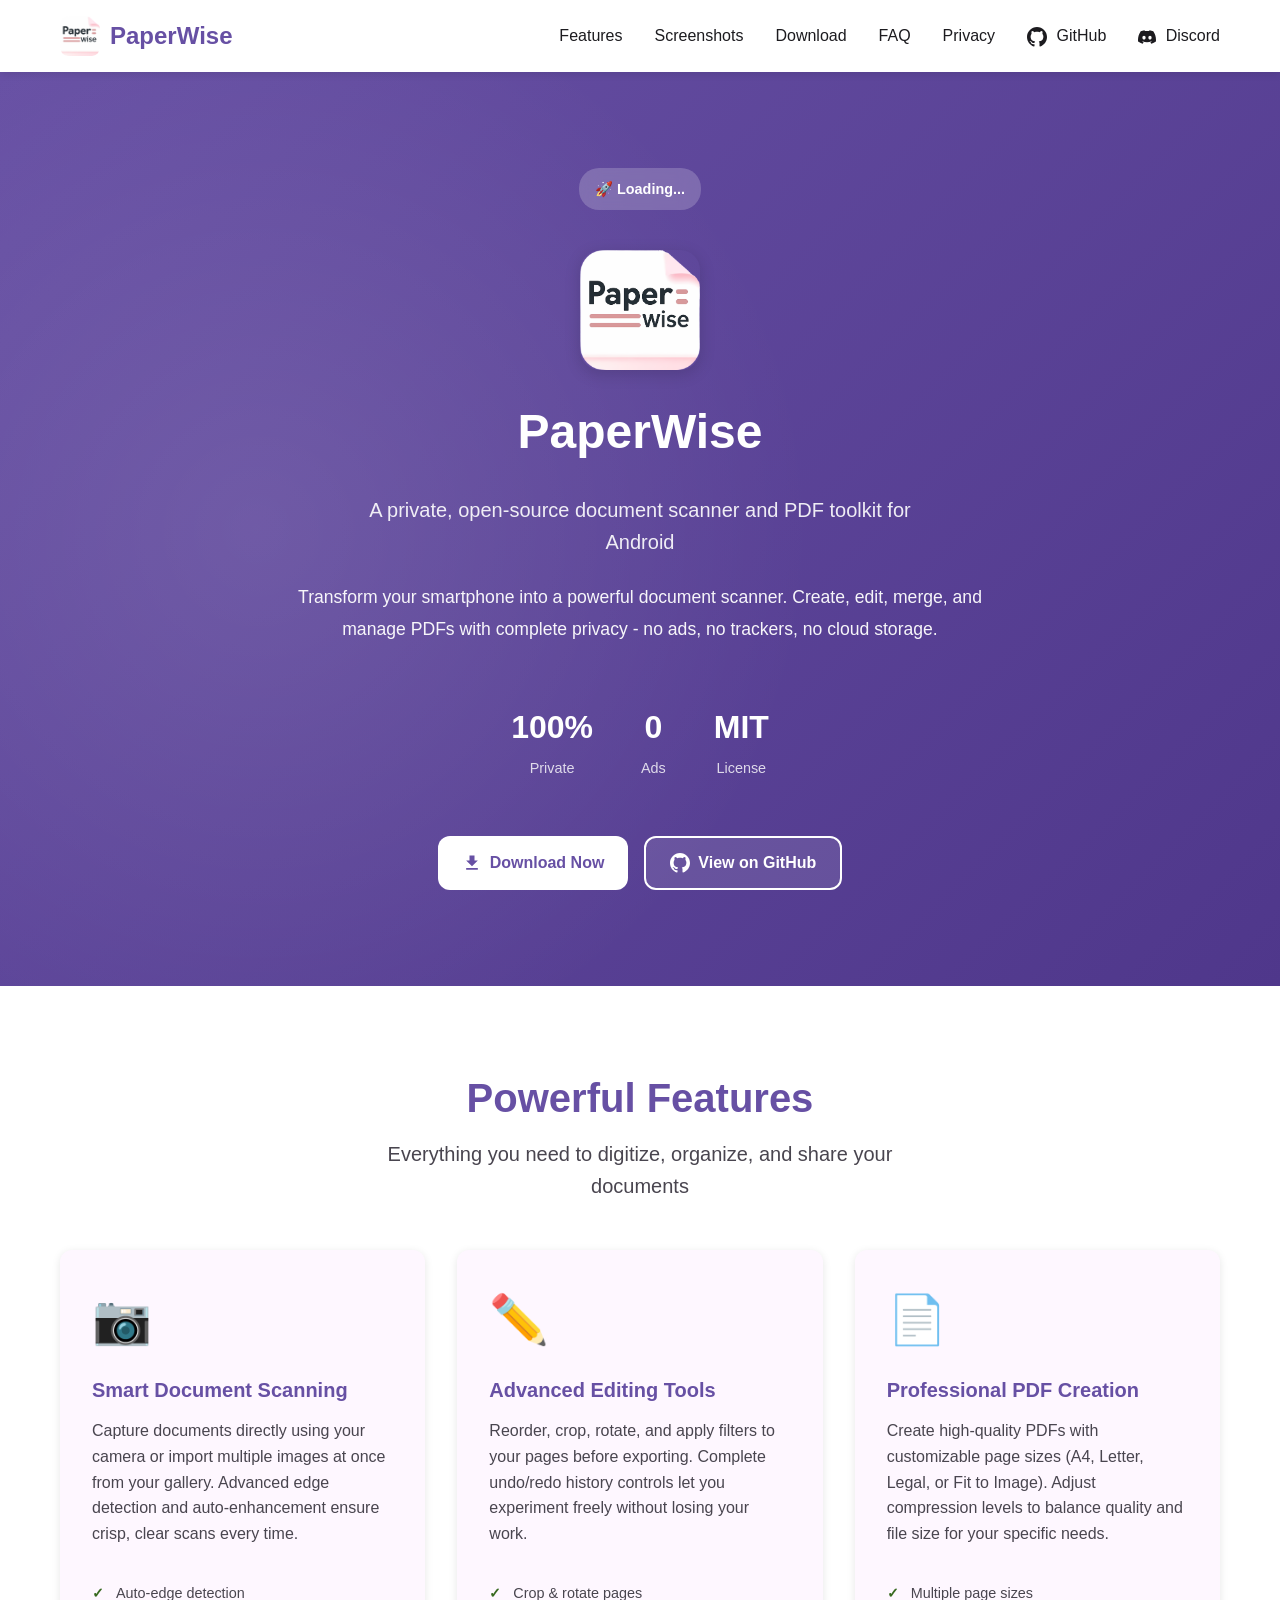
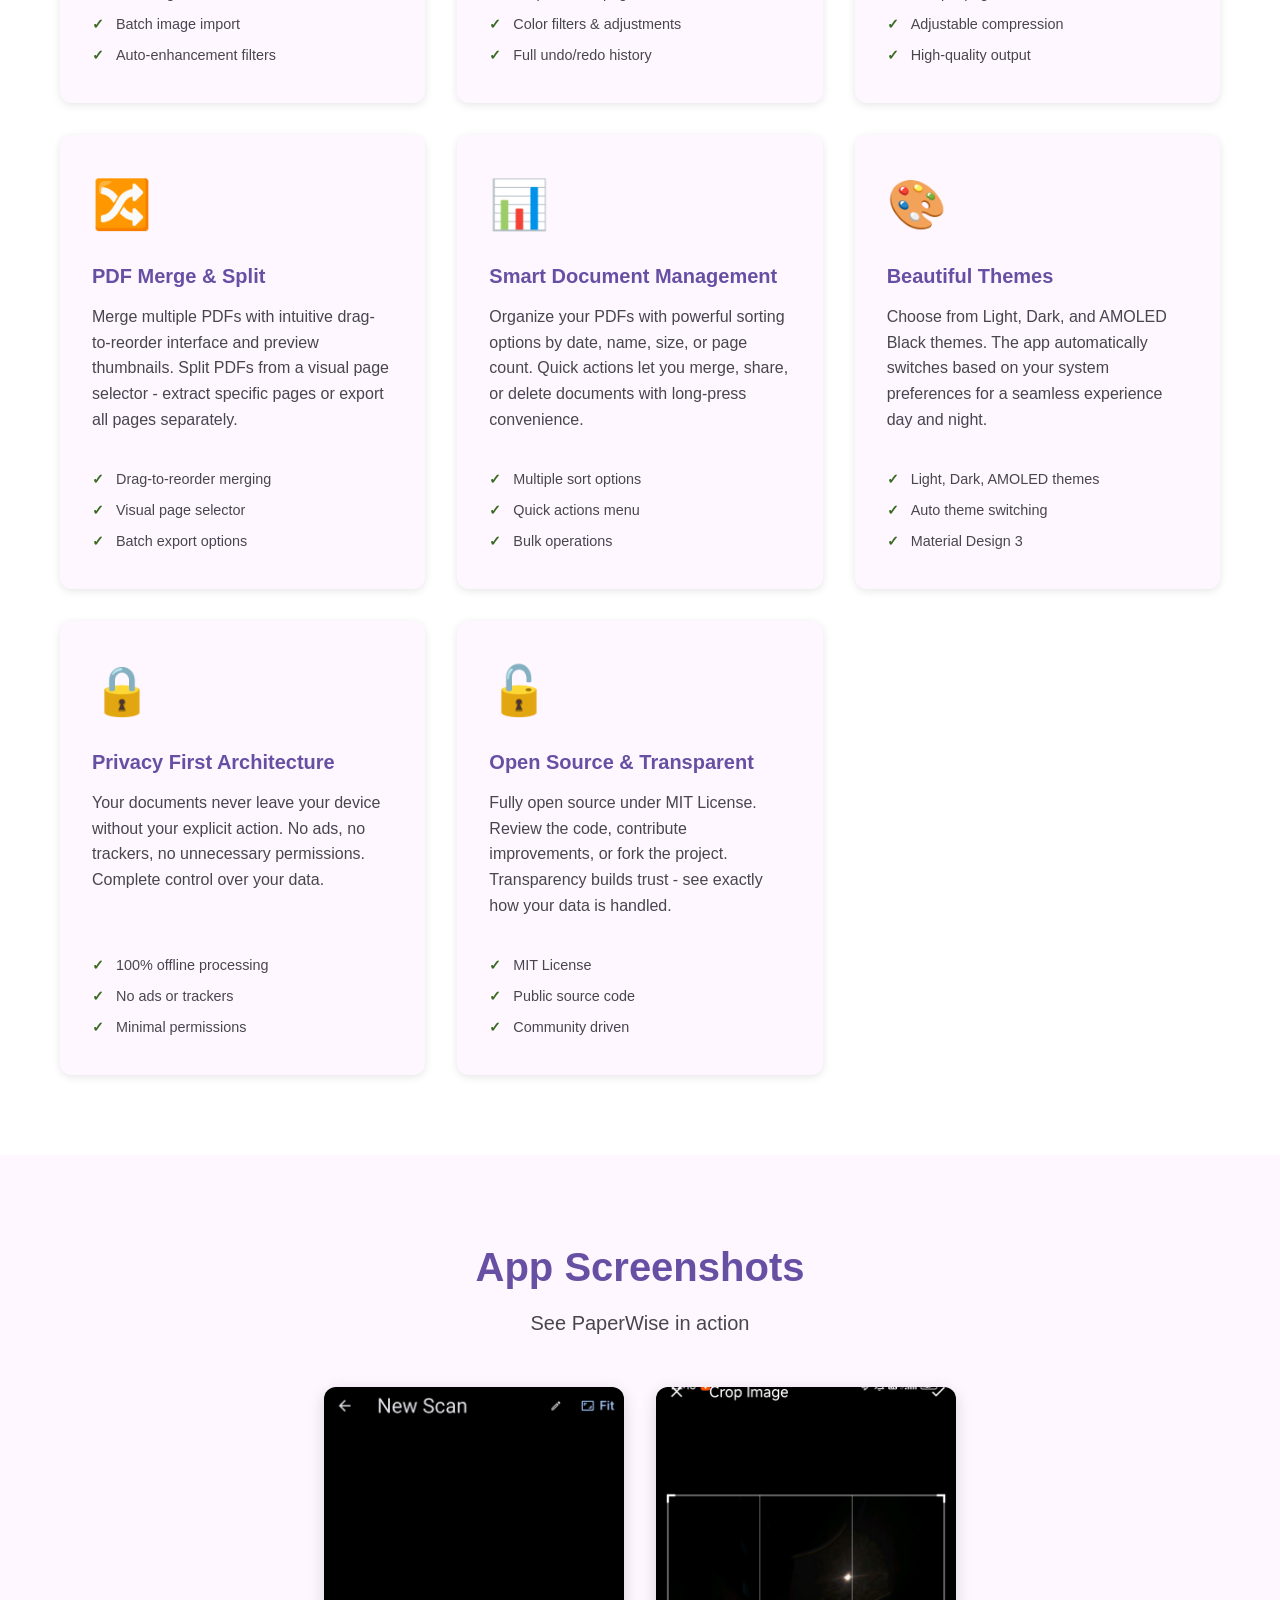
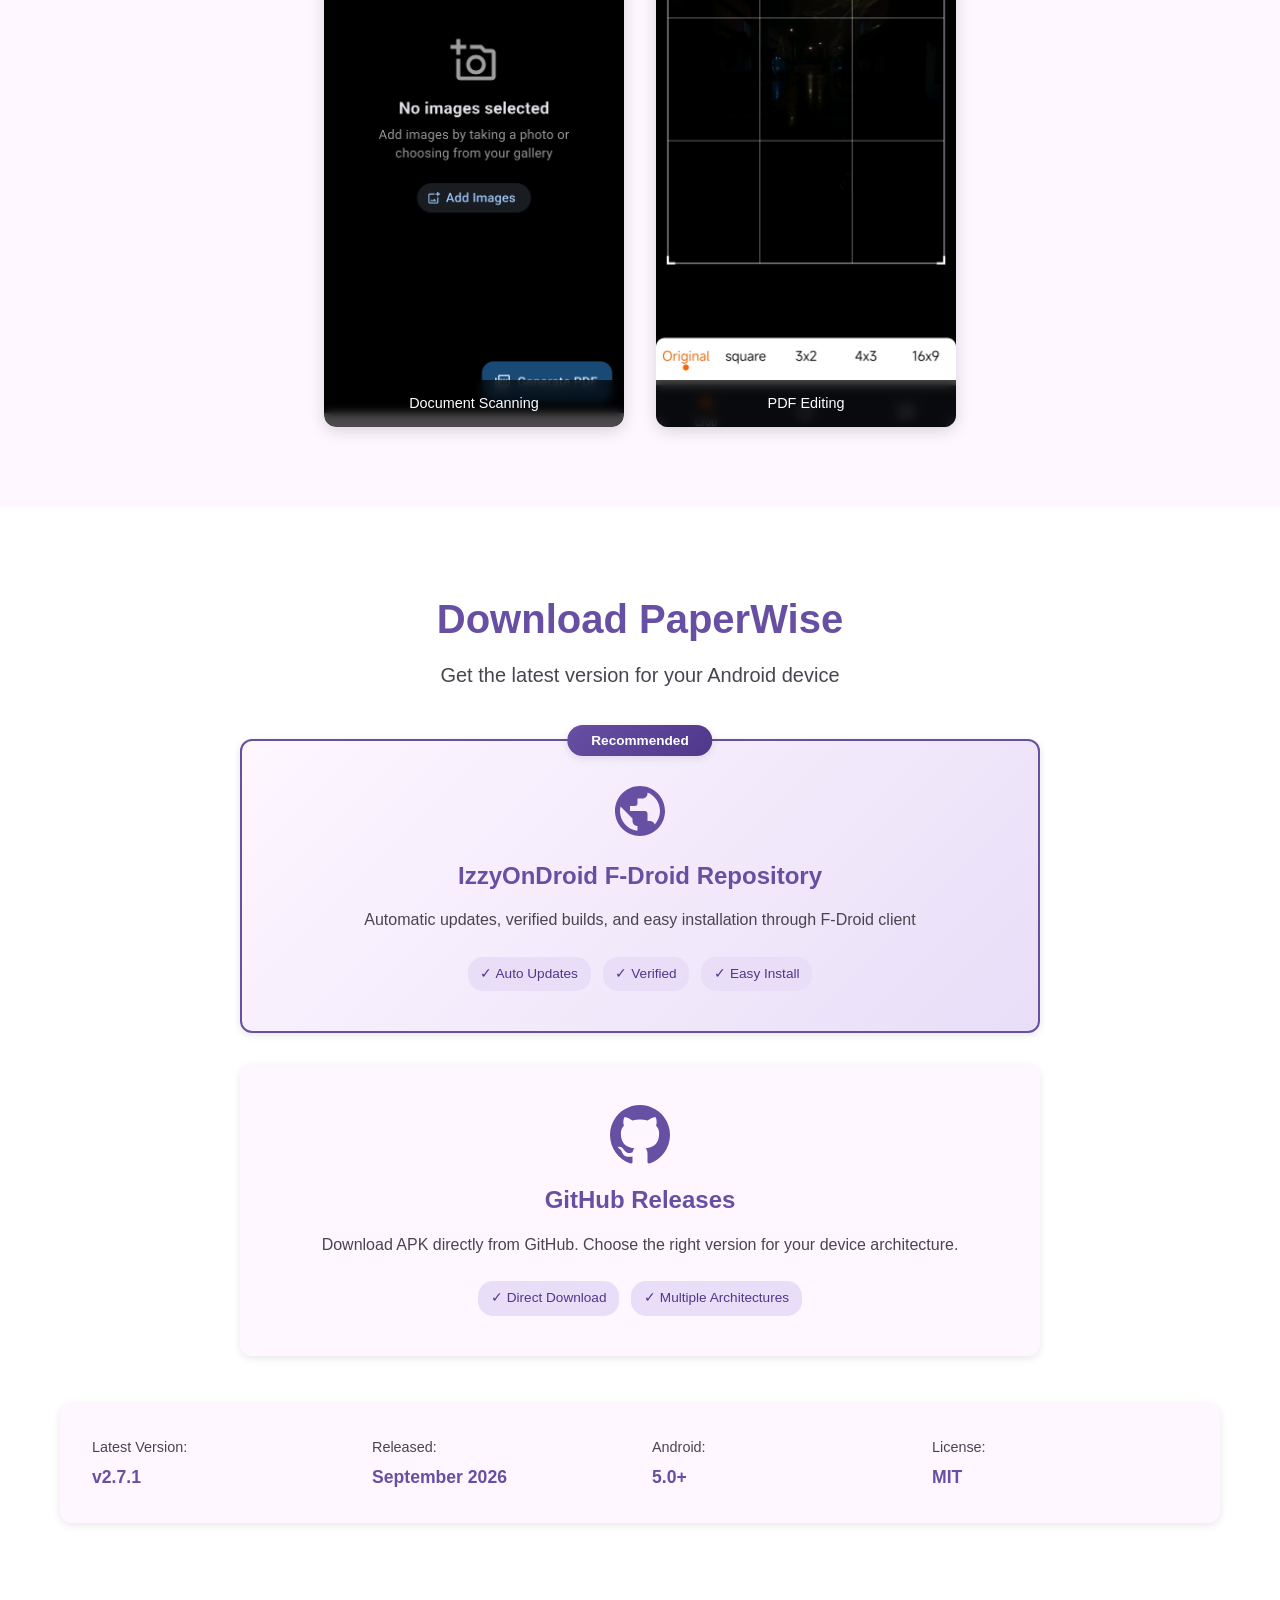
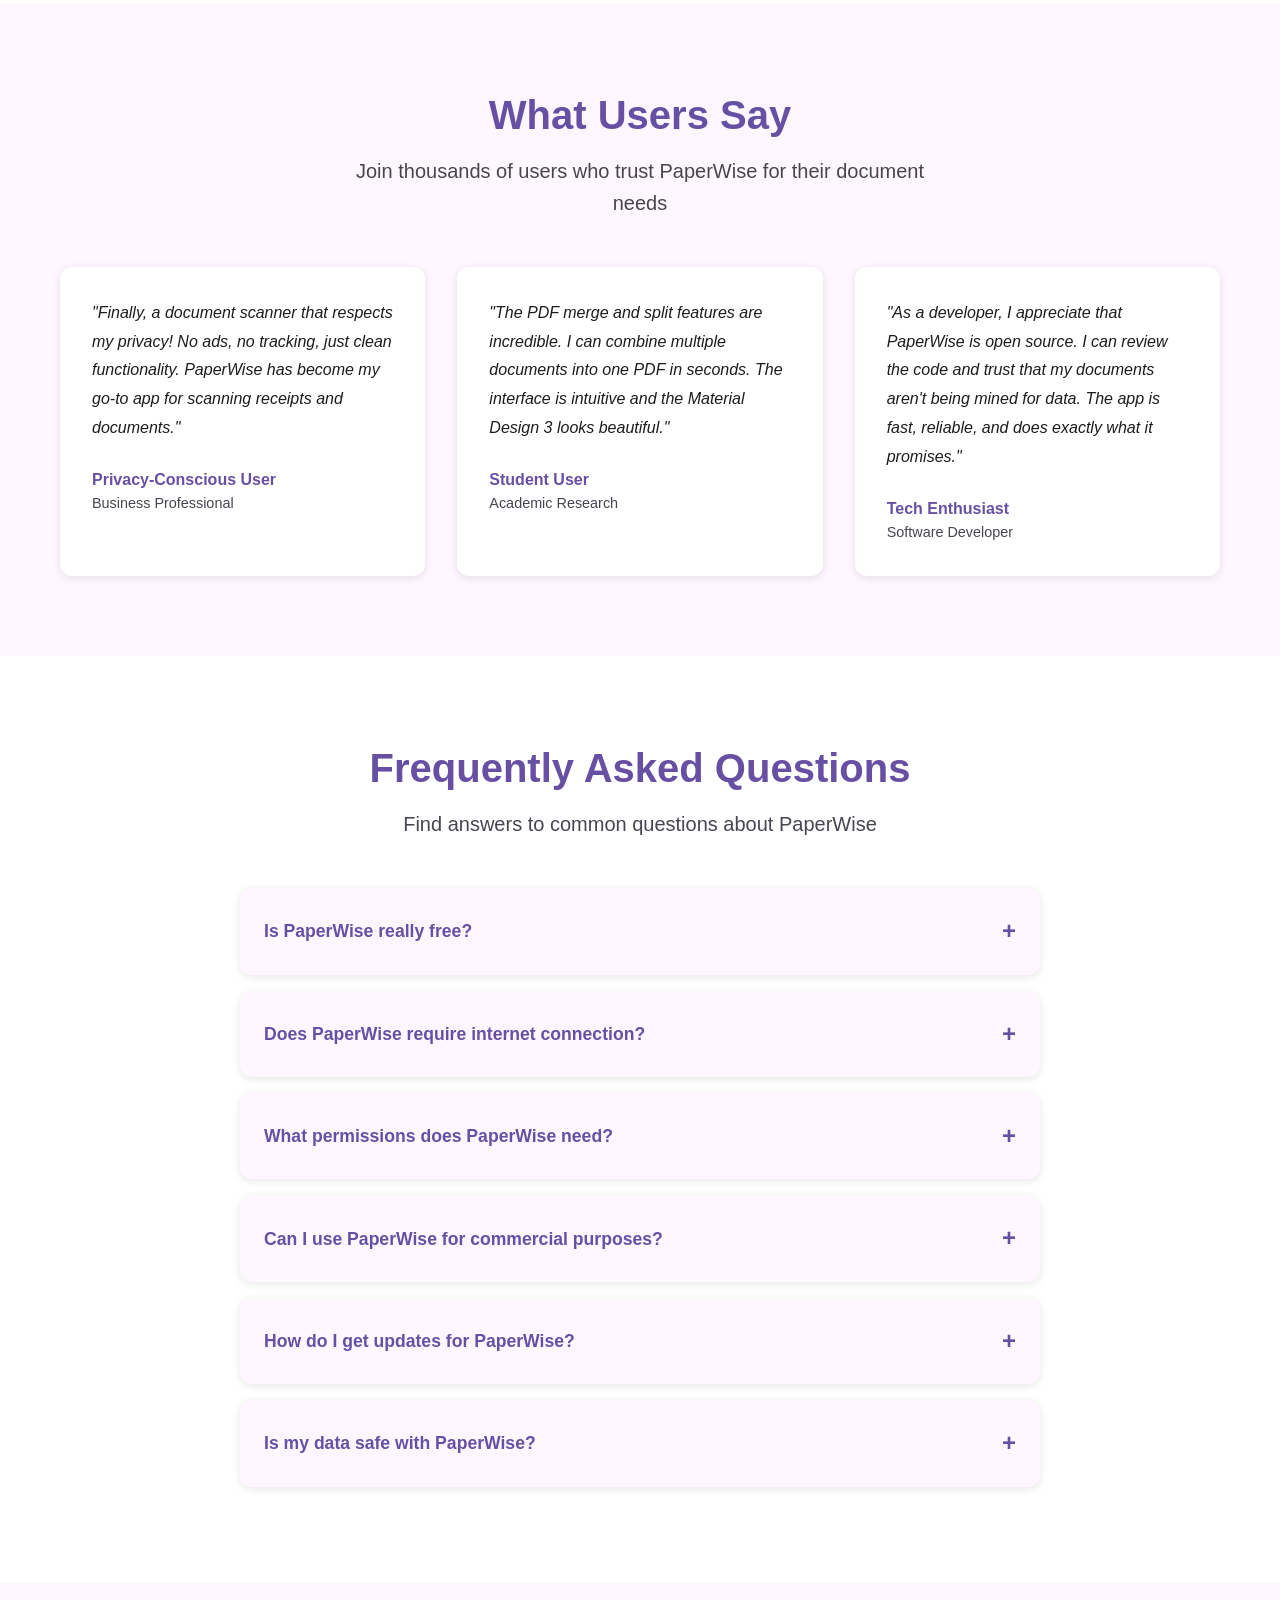
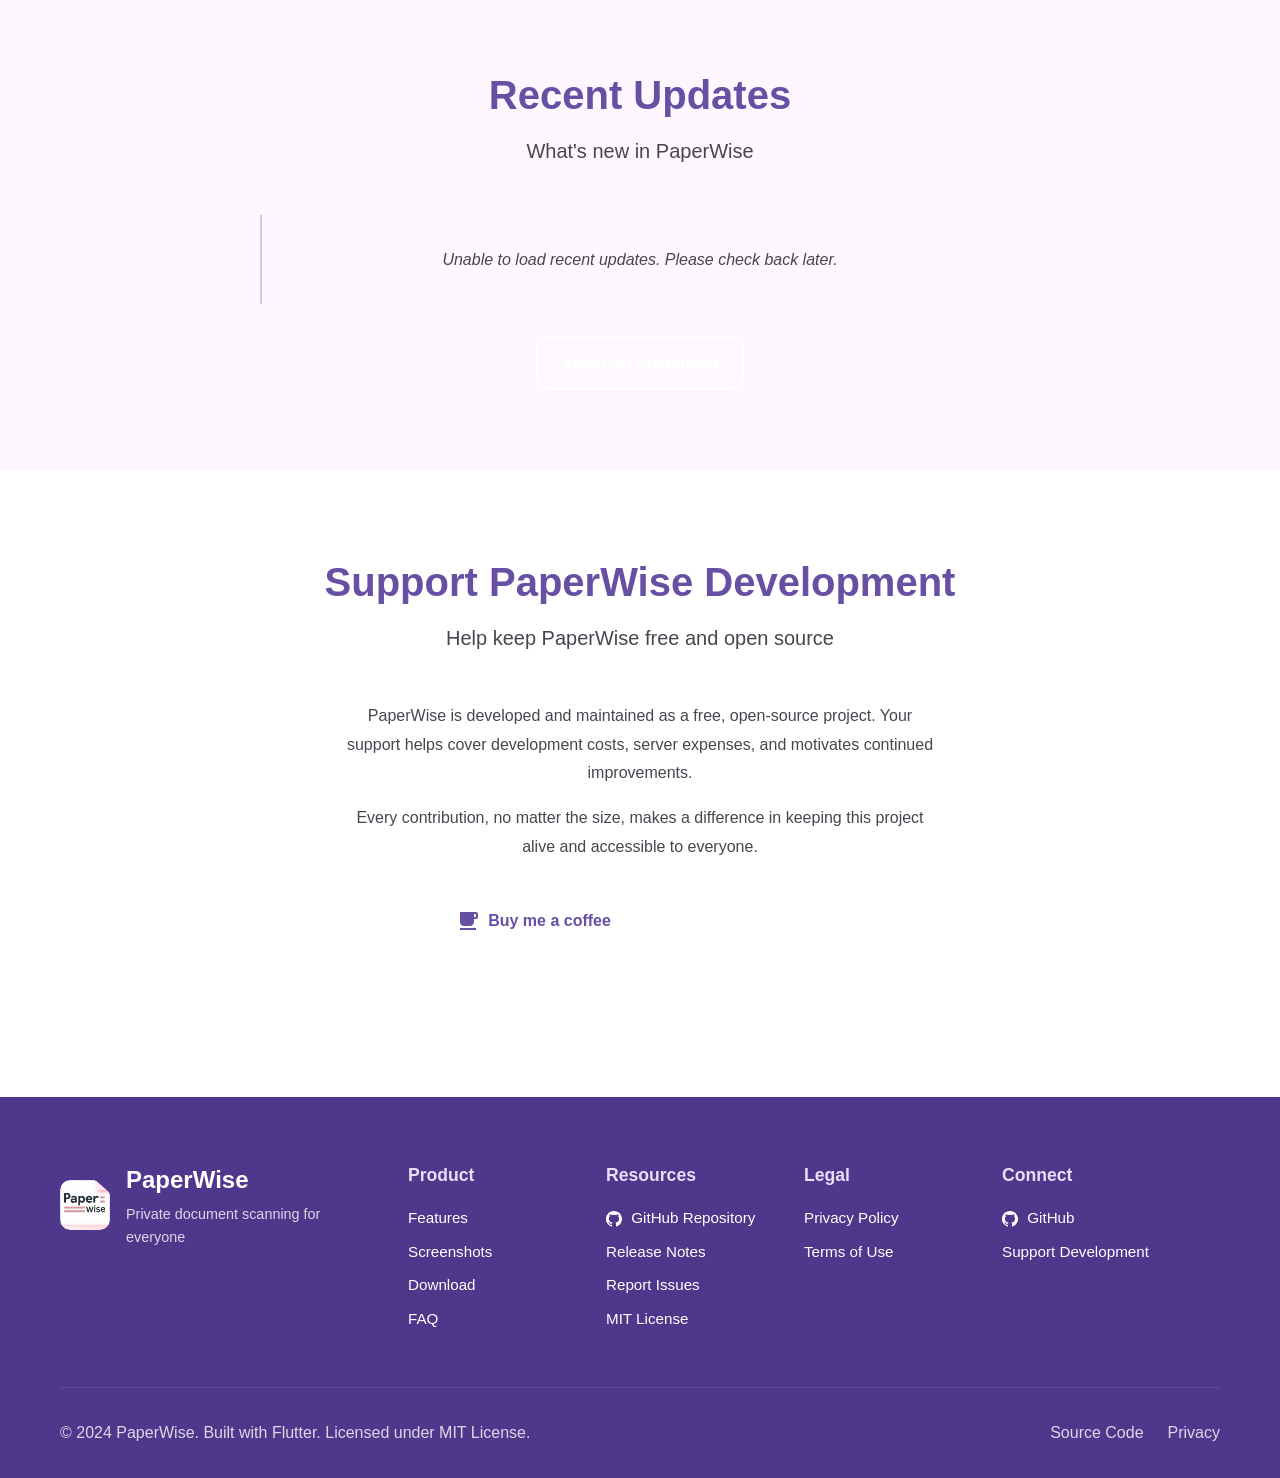
<file: website/index.html>
<!DOCTYPE html>
<html lang="en" class="scroll-smooth">
<head>
    <meta charset="UTF-8">
    <meta name="viewport" content="width=device-width, initial-scale=1.0">
    <meta name="description" content="PaperWise - A private, open-source document scanner and PDF toolkit for Android">
    <title>PaperWise - Open Source Document Scanner & PDF Toolkit</title>
    <link rel="stylesheet" href="css/style.css">
    <script src="js/main.js" defer></script>
    <script src="js/github-api.js" defer></script>
</head>
<body>
    <!-- Navigation -->
    <nav class="navbar">
        <div class="container">
            <div class="nav-brand">
                <a href="index.html" style="display: flex; align-items: center; gap: 10px; text-decoration: none;">
                    <img src="images/icon.png" alt="PaperWise Logo" class="nav-logo">
                    <span class="nav-title">PaperWise</span>
                </a>
            </div>
            <button class="mobile-menu-toggle" aria-label="Toggle menu">
                <span></span>
                <span></span>
                <span></span>
            </button>
            <ul class="nav-menu">
                <li><a href="#features">Features</a></li>
                <li><a href="#screenshots">Screenshots</a></li>
                <li><a href="#download">Download</a></li>
                <li><a href="#faq">FAQ</a></li>
                <li><a href="privacy.html">Privacy</a></li>
                <li><a href="https://github.com/prateek54353/PaperWise" target="_blank">
                    <svg width="20" height="20" viewBox="0 0 24 24" fill="currentColor" style="vertical-align: middle; margin-right: 5px;">
                        <path d="M12 0c-6.626 0-12 5.373-12 12 0 5.302 3.438 9.8 8.207 11.387.599.111.793-.261.793-.577v-2.234c-3.338.726-4.033-1.416-4.033-1.416-.546-1.387-1.333-1.756-1.333-1.756-1.089-.745.083-.729.083-.729 1.205.084 1.839 1.237 1.839 1.237 1.07 1.834 2.807 1.304 3.492.997.107-.775.418-1.305.762-1.604-2.665-.305-5.467-1.334-5.467-5.931 0-1.311.469-2.381 1.236-3.221-.124-.303-.535-1.524.117-3.176 0 0 1.008-.322 3.301 1.23.957-.266 1.983-.399 3.003-.404 1.02.005 2.047.138 3.006.404 2.291-1.552 3.297-1.23 3.297-1.23.653 1.653.242 2.874.118 3.176.77.84 1.235 1.911 1.235 3.221 0 4.609-2.807 5.624-5.479 5.921.43.372.823 1.102.823 2.222v3.293c0 .319.192.694.801.576 4.765-1.589 8.199-6.086 8.199-11.386 0-6.627-5.373-12-12-12z"/>
                    </svg>
                    GitHub
                </a></li>
            </ul>
        </div>
    </nav>

    <!-- Hero Section -->
    <section class="hero">
        <div class="container">
            <div class="hero-content">
                <div class="hero-badge">
                    <span class="badge-text" id="hero-badge-text">🚀 Loading...</span>
                </div>
                <img src="images/icon.png" alt="PaperWise Logo" class="hero-logo">
                <h1 class="hero-title">PaperWise</h1>
                <p class="hero-subtitle">A private, open-source document scanner and PDF toolkit for Android</p>
                <div class="hero-description">
                    <p>Transform your smartphone into a powerful document scanner. Create, edit, merge, and manage PDFs with complete privacy - no ads, no trackers, no cloud storage.</p>
                </div>
                <div class="hero-stats">
                    <div class="stat-item">
                        <div class="stat-number">100%</div>
                        <div class="stat-label">Private</div>
                    </div>
                    <div class="stat-item">
                        <div class="stat-number">0</div>
                        <div class="stat-label">Ads</div>
                    </div>
                    <div class="stat-item">
                        <div class="stat-number">MIT</div>
                        <div class="stat-label">License</div>
                    </div>
                </div>
                <div class="hero-buttons">
                    <a href="#download" class="btn btn-primary">
                        <svg width="20" height="20" viewBox="0 0 24 24" fill="currentColor">
                            <path d="M19 9h-4V3H9v6H5l7 7 7-7zM5 18v2h14v-2H5z"/>
                        </svg>
                        Download Now
                    </a>
                    <a href="https://github.com/prateek54353/PaperWise" target="_blank" class="btn btn-secondary">
                        <svg width="20" height="20" viewBox="0 0 24 24" fill="currentColor">
                            <path d="M12 0c-6.626 0-12 5.373-12 12 0 5.302 3.438 9.8 8.207 11.387.599.111.793-.261.793-.577v-2.234c-3.338.726-4.033-1.416-4.033-1.416-.546-1.387-1.333-1.756-1.333-1.756-1.089-.745.083-.729.083-.729 1.205.084 1.839 1.237 1.839 1.237 1.07 1.834 2.807 1.304 3.492.997.107-.775.418-1.305.762-1.604-2.665-.305-5.467-1.334-5.467-5.931 0-1.311.469-2.381 1.236-3.221-.124-.303-.535-1.524.117-3.176 0 0 1.008-.322 3.301 1.23.957-.266 1.983-.399 3.003-.404 1.02.005 2.047.138 3.006.404 2.291-1.552 3.297-1.23 3.297-1.23.653 1.653.242 2.874.118 3.176.77.84 1.235 1.911 1.235 3.221 0 4.609-2.807 5.624-5.479 5.921.43.372.823 1.102.823 2.222v3.293c0 .319.192.694.801.576 4.765-1.589 8.199-6.086 8.199-11.386 0-6.627-5.373-12-12-12z"/>
                        </svg>
                        View on GitHub
                    </a>
                </div>
            </div>
        </div>
    </section>

    <!-- Features Section -->
    <section id="features" class="features">
        <div class="container">
            <div class="section-header">
                <h2 class="section-title">Powerful Features</h2>
                <p class="section-subtitle">Everything you need to digitize, organize, and share your documents</p>
            </div>
            <div class="features-grid">
                <div class="feature-card">
                    <div class="feature-icon">📷</div>
                    <h3>Smart Document Scanning</h3>
                    <p>Capture documents directly using your camera or import multiple images at once from your gallery. Advanced edge detection and auto-enhancement ensure crisp, clear scans every time.</p>
                    <ul class="feature-list">
                        <li>Auto-edge detection</li>
                        <li>Batch image import</li>
                        <li>Auto-enhancement filters</li>
                    </ul>
                </div>
                <div class="feature-card">
                    <div class="feature-icon">✏️</div>
                    <h3>Advanced Editing Tools</h3>
                    <p>Reorder, crop, rotate, and apply filters to your pages before exporting. Complete undo/redo history controls let you experiment freely without losing your work.</p>
                    <ul class="feature-list">
                        <li>Crop & rotate pages</li>
                        <li>Color filters & adjustments</li>
                        <li>Full undo/redo history</li>
                    </ul>
                </div>
                <div class="feature-card">
                    <div class="feature-icon">📄</div>
                    <h3>Professional PDF Creation</h3>
                    <p>Create high-quality PDFs with customizable page sizes (A4, Letter, Legal, or Fit to Image). Adjust compression levels to balance quality and file size for your specific needs.</p>
                    <ul class="feature-list">
                        <li>Multiple page sizes</li>
                        <li>Adjustable compression</li>
                        <li>High-quality output</li>
                    </ul>
                </div>
                <div class="feature-card">
                    <div class="feature-icon">🔀</div>
                    <h3>PDF Merge & Split</h3>
                    <p>Merge multiple PDFs with intuitive drag-to-reorder interface and preview thumbnails. Split PDFs from a visual page selector - extract specific pages or export all pages separately.</p>
                    <ul class="feature-list">
                        <li>Drag-to-reorder merging</li>
                        <li>Visual page selector</li>
                        <li>Batch export options</li>
                    </ul>
                </div>
                <div class="feature-card">
                    <div class="feature-icon">📊</div>
                    <h3>Smart Document Management</h3>
                    <p>Organize your PDFs with powerful sorting options by date, name, size, or page count. Quick actions let you merge, share, or delete documents with long-press convenience.</p>
                    <ul class="feature-list">
                        <li>Multiple sort options</li>
                        <li>Quick actions menu</li>
                        <li>Bulk operations</li>
                    </ul>
                </div>
                <div class="feature-card">
                    <div class="feature-icon">🎨</div>
                    <h3>Beautiful Themes</h3>
                    <p>Choose from Light, Dark, and AMOLED Black themes. The app automatically switches based on your system preferences for a seamless experience day and night.</p>
                    <ul class="feature-list">
                        <li>Light, Dark, AMOLED themes</li>
                        <li>Auto theme switching</li>
                        <li>Material Design 3</li>
                    </ul>
                </div>
                <div class="feature-card">
                    <div class="feature-icon">🔒</div>
                    <h3>Privacy First Architecture</h3>
                    <p>Your documents never leave your device without your explicit action. No ads, no trackers, no unnecessary permissions. Complete control over your data.</p>
                    <ul class="feature-list">
                        <li>100% offline processing</li>
                        <li>No ads or trackers</li>
                        <li>Minimal permissions</li>
                    </ul>
                </div>
                <div class="feature-card">
                    <div class="feature-icon">🔓</div>
                    <h3>Open Source & Transparent</h3>
                    <p>Fully open source under MIT License. Review the code, contribute improvements, or fork the project. Transparency builds trust - see exactly how your data is handled.</p>
                    <ul class="feature-list">
                        <li>MIT License</li>
                        <li>Public source code</li>
                        <li>Community driven</li>
                    </ul>
                </div>
            </div>
        </div>
    </section>

    <!-- Screenshots Section -->
    <section id="screenshots" class="screenshots">
        <div class="container">
            <div class="section-header">
                <h2 class="section-title">App Screenshots</h2>
                <p class="section-subtitle">See PaperWise in action</p>
            </div>
            <div class="screenshots-container">
                <div class="screenshot-wrapper">
                    <img src="images/screenshot1.jpg" alt="PaperWise Scan Screen" class="screenshot">
                    <div class="screenshot-caption">Document Scanning</div>
                </div>
                <div class="screenshot-wrapper">
                    <img src="images/screenshot2.jpg" alt="PaperWise Editing Screen" class="screenshot">
                    <div class="screenshot-caption">PDF Editing</div>
                </div>
            </div>
        </div>
    </section>

    <!-- Download Section -->
    <section id="download" class="download">
        <div class="container">
            <div class="section-header">
                <h2 class="section-title">Download PaperWise</h2>
                <p class="section-subtitle">Get the latest version for your Android device</p>
            </div>
            <div class="download-options">
                <div class="download-primary">
                    <div class="download-recommended">
                        <span class="recommended-badge">Recommended</span>
                    </div>
                    <a href="https://apt.izzysoft.de/packages/org.paperwise.app/" target="_blank" class="download-card featured">
                        <div class="download-logo">
                            <svg width="60" height="60" viewBox="0 0 24 24" fill="currentColor">
                                <path d="M12 2C6.48 2 2 6.48 2 12s4.48 10 10 10 10-4.48 10-10S17.52 2 12 2zm-1 17.93c-3.95-.49-7-3.85-7-7.93 0-.62.08-1.21.21-1.79L9 15v1c0 1.1.9 2 2 2v1.93zm6.9-2.54c-.26-.81-1-1.39-1.9-1.39h-1v-3c0-.55-.45-1-1-1H8v-2h2c.55 0 1-.45 1-1V7h2c1.1 0 2-.9 2-2v-.41c2.93 1.19 5 4.06 5 7.41 0 2.08-.8 3.97-2.1 5.39z"/>
                            </svg>
                        </div>
                        <h3>IzzyOnDroid F-Droid Repository</h3>
                        <p>Automatic updates, verified builds, and easy installation through F-Droid client</p>
                        <div class="download-features">
                            <span class="feature-tag">✓ Auto Updates</span>
                            <span class="feature-tag">✓ Verified</span>
                            <span class="feature-tag">✓ Easy Install</span>
                        </div>
                    </a>
                </div>
                <div class="download-secondary">
                    <a href="https://github.com/prateek54353/PaperWise/releases" target="_blank" class="download-card">
                        <div class="download-logo">
                            <svg width="60" height="60" viewBox="0 0 24 24" fill="currentColor">
                                <path d="M12 0c-6.626 0-12 5.373-12 12 0 5.302 3.438 9.8 8.207 11.387.599.111.793-.261.793-.577v-2.234c-3.338.726-4.033-1.416-4.033-1.416-.546-1.387-1.333-1.756-1.333-1.756-1.089-.745.083-.729.083-.729 1.205.084 1.839 1.237 1.839 1.237 1.07 1.834 2.807 1.304 3.492.997.107-.775.418-1.305.762-1.604-2.665-.305-5.467-1.334-5.467-5.931 0-1.311.469-2.381 1.236-3.221-.124-.303-.535-1.524.117-3.176 0 0 1.008-.322 3.301 1.23.957-.266 1.983-.399 3.003-.404 1.02.005 2.047.138 3.006.404 2.291-1.552 3.297-1.23 3.297-1.23.653 1.653.242 2.874.118 3.176.77.84 1.235 1.911 1.235 3.221 0 4.609-2.807 5.624-5.479 5.921.43.372.823 1.102.823 2.222v3.293c0 .319.192.694.801.576 4.765-1.589 8.199-6.086 8.199-11.386 0-6.627-5.373-12-12-12z"/>
                            </svg>
                        </div>
                        <h3>GitHub Releases</h3>
                        <p>Download APK directly from GitHub. Choose the right version for your device architecture.</p>
                        <div class="download-features">
                            <span class="feature-tag">✓ Direct Download</span>
                            <span class="feature-tag">✓ Multiple Architectures</span>
                        </div>
                    </a>
                </div>
            </div>
            <div class="version-info" id="version-info">
                <div class="loading-placeholder">Loading version information...</div>
            </div>
        </div>
    </section>

    <!-- Testimonials Section -->
    <section class="testimonials">
        <div class="container">
            <div class="section-header">
                <h2 class="section-title">What Users Say</h2>
                <p class="section-subtitle">Join thousands of users who trust PaperWise for their document needs</p>
            </div>
            <div class="testimonials-grid">
                <div class="testimonial-card">
                    <div class="testimonial-content">
                        <p>"Finally, a document scanner that respects my privacy! No ads, no tracking, just clean functionality. PaperWise has become my go-to app for scanning receipts and documents."</p>
                    </div>
                    <div class="testimonial-author">
                        <div class="author-info">
                            <div class="author-name">Privacy-Conscious User</div>
                            <div class="author-role">Business Professional</div>
                        </div>
                    </div>
                </div>
                <div class="testimonial-card">
                    <div class="testimonial-content">
                        <p>"The PDF merge and split features are incredible. I can combine multiple documents into one PDF in seconds. The interface is intuitive and the Material Design 3 looks beautiful."</p>
                    </div>
                    <div class="testimonial-author">
                        <div class="author-info">
                            <div class="author-name">Student User</div>
                            <div class="author-role">Academic Research</div>
                        </div>
                    </div>
                </div>
                <div class="testimonial-card">
                    <div class="testimonial-content">
                        <p>"As a developer, I appreciate that PaperWise is open source. I can review the code and trust that my documents aren't being mined for data. The app is fast, reliable, and does exactly what it promises."</p>
                    </div>
                    <div class="testimonial-author">
                        <div class="author-info">
                            <div class="author-name">Tech Enthusiast</div>
                            <div class="author-role">Software Developer</div>
                        </div>
                    </div>
                </div>
            </div>
        </div>
    </section>

    <!-- FAQ Section -->
    <section class="faq">
        <div class="container">
            <div class="section-header">
                <h2 class="section-title">Frequently Asked Questions</h2>
                <p class="section-subtitle">Find answers to common questions about PaperWise</p>
            </div>
            <div class="faq-container">
                <div class="faq-item">
                    <div class="faq-question">
                        <h3>Is PaperWise really free?</h3>
                        <span class="faq-toggle">+</span>
                    </div>
                    <div class="faq-answer">
                        <p>Yes! PaperWise is completely free and open source. There are no premium features, subscriptions, or hidden costs. The app is funded entirely through voluntary user support.</p>
                    </div>
                </div>
                <div class="faq-item">
                    <div class="faq-question">
                        <h3>Does PaperWise require internet connection?</h3>
                        <span class="faq-toggle">+</span>
                    </div>
                    <div class="faq-answer">
                        <p>No, PaperWise works completely offline. All document processing, PDF creation, and file management happen locally on your device. Internet is only needed for downloading updates or accessing external links.</p>
                    </div>
                </div>
                <div class="faq-item">
                    <div class="faq-question">
                        <h3>What permissions does PaperWise need?</h3>
                        <span class="faq-toggle">+</span>
                    </div>
                    <div class="faq-answer">
                        <p>PaperWise only requests essential permissions: Camera (for scanning), Storage (for saving documents), and Internet (for update checks). No location, contacts, or other invasive permissions are required.</p>
                    </div>
                </div>
                <div class="faq-item">
                    <div class="faq-question">
                        <h3>Can I use PaperWise for commercial purposes?</h3>
                        <span class="faq-toggle">+</span>
                    </div>
                    <div class="faq-answer">
                        <p>Absolutely! PaperWise is released under the MIT License, which allows for both personal and commercial use. You can use it for business documents, client work, or any commercial application without restrictions.</p>
                    </div>
                </div>
                <div class="faq-item">
                    <div class="faq-question">
                        <h3>How do I get updates for PaperWise?</h3>
                        <span class="faq-toggle">+</span>
                    </div>
                    <div class="faq-answer">
                        <p>For automatic updates, install PaperWise through IzzyOnDroid F-Droid repository. If you downloaded from GitHub, you'll need to manually check for new releases and download the updated APK.</p>
                    </div>
                </div>
                <div class="faq-item">
                    <div class="faq-question">
                        <h3>Is my data safe with PaperWise?</h3>
                        <span class="faq-toggle">+</span>
                    </div>
                    <div class="faq-answer">
                        <p>Your data is completely safe with PaperWise. All files are stored locally on your device and are never uploaded to external servers unless you explicitly share them. The app is open source, so you can verify the code yourself.</p>
                    </div>
                </div>
            </div>
        </div>
    </section>

    <!-- Version History Section -->
    <section class="version-history">
        <div class="container">
            <div class="section-header">
                <h2 class="section-title">Recent Updates</h2>
                <p class="section-subtitle">What's new in PaperWise</p>
            </div>
            <div class="timeline" id="version-timeline">
                <div class="loading-placeholder">Loading recent updates...</div>
                <!-- Dynamic releases will be added here by JavaScript -->
            </div>
            <div class="version-history-footer">
                <a href="https://github.com/prateek54353/PaperWise/releases" target="_blank" class="btn btn-secondary">
                    View Full Changelog
                </a>
            </div>
        </div>
    </section>

    <!-- Support Section -->
    <section class="support">
        <div class="container">
            <div class="section-header">
                <h2 class="section-title">Support PaperWise Development</h2>
                <p class="section-subtitle">Help keep PaperWise free and open source</p>
            </div>
            <div class="support-content">
                <div class="support-text-extended">
                    <p>PaperWise is developed and maintained as a free, open-source project. Your support helps cover development costs, server expenses, and motivates continued improvements.</p>
                    <p>Every contribution, no matter the size, makes a difference in keeping this project alive and accessible to everyone.</p>
                </div>
                <div class="support-actions">
                    <a href="https://coff.ee/prateek.aish" target="_blank" class="btn btn-primary support-btn">
                        <svg width="24" height="24" viewBox="0 0 24 24" fill="currentColor">
                            <path d="M20 3H4v10c0 2.21 1.79 4 4 4h6c2.21 0 4-1.79 4-4v-3h2c1.1 0 2-.9 2-2V5c0-1.1-.9-2-2-2zm0 5h-2V5h2v3zM4 19h16v2H4z"/>
                        </svg>
                        Buy me a coffee
                    </a>
                    <a href="https://github.com/prateek54353/PaperWise" target="_blank" class="btn btn-secondary support-btn">
                        <svg width="24" height="24" viewBox="0 0 24 24" fill="currentColor">
                            <path d="M12 0c-6.626 0-12 5.373-12 12 0 5.302 3.438 9.8 8.207 11.387.599.111.793-.261.793-.577v-2.234c-3.338.726-4.033-1.416-4.033-1.416-.546-1.387-1.333-1.756-1.333-1.756-1.089-.745.083-.729.083-.729 1.205.084 1.839 1.237 1.839 1.237 1.07 1.834 2.807 1.304 3.492.997.107-.775.418-1.305.762-1.604-2.665-.305-5.467-1.334-5.467-5.931 0-1.311.469-2.381 1.236-3.221-.124-.303-.535-1.524.117-3.176 0 0 1.008-.322 3.301 1.23.957-.266 1.983-.399 3.003-.404 1.02.005 2.047.138 3.006.404 2.291-1.552 3.297-1.23 3.297-1.23.653 1.653.242 2.874.118 3.176.77.84 1.235 1.911 1.235 3.221 0 4.609-2.807 5.624-5.479 5.921.43.372.823 1.102.823 2.222v3.293c0 .319.192.694.801.576 4.765-1.589 8.199-6.086 8.199-11.386 0-6.627-5.373-12-12-12z"/>
                        </svg>
                        Star on GitHub
                    </a>
                </div>
            </div>
        </div>
    </section>

    <!-- Footer -->
    <footer class="footer">
        <div class="container">
            <div class="footer-content">
                <div class="footer-brand">
                    <img src="images/icon.png" alt="PaperWise Logo" class="footer-logo">
                    <div class="footer-brand-text">
                        <span class="footer-title">PaperWise</span>
                        <p class="footer-tagline">Private document scanning for everyone</p>
                    </div>
                </div>
                <div class="footer-sections">
                    <div class="footer-section">
                        <h4>Product</h4>
                        <ul>
                            <li><a href="#features">Features</a></li>
                            <li><a href="#screenshots">Screenshots</a></li>
                            <li><a href="#download">Download</a></li>
                            <li><a href="#faq">FAQ</a></li>
                        </ul>
                    </div>
                    <div class="footer-section">
                        <h4>Resources</h4>
                        <ul>
                            <li><a href="https://github.com/prateek54353/PaperWise" target="_blank">
                                <svg width="16" height="16" viewBox="0 0 24 24" fill="currentColor" style="vertical-align: middle; margin-right: 5px;">
                                    <path d="M12 0c-6.626 0-12 5.373-12 12 0 5.302 3.438 9.8 8.207 11.387.599.111.793-.261.793-.577v-2.234c-3.338.726-4.033-1.416-4.033-1.416-.546-1.387-1.333-1.756-1.333-1.756-1.089-.745.083-.729.083-.729 1.205.084 1.839 1.237 1.839 1.237 1.07 1.834 2.807 1.304 3.492.997.107-.775.418-1.305.762-1.604-2.665-.305-5.467-1.334-5.467-5.931 0-1.311.469-2.381 1.236-3.221-.124-.303-.535-1.524.117-3.176 0 0 1.008-.322 3.301 1.23.957-.266 1.983-.399 3.003-.404 1.02.005 2.047.138 3.006.404 2.291-1.552 3.297-1.23 3.297-1.23.653 1.653.242 2.874.118 3.176.77.84 1.235 1.911 1.235 3.221 0 4.609-2.807 5.624-5.479 5.921.43.372.823 1.102.823 2.222v3.293c0 .319.192.694.801.576 4.765-1.589 8.199-6.086 8.199-11.386 0-6.627-5.373-12-12-12z"/>
                                </svg>
                                GitHub Repository
                            </a></li>
                            <li><a href="https://github.com/prateek54353/PaperWise/releases" target="_blank">Release Notes</a></li>
                            <li><a href="https://github.com/prateek54353/PaperWise/issues" target="_blank">Report Issues</a></li>
                            <li><a href="https://github.com/prateek54353/PaperWise/blob/main/LICENSE" target="_blank">MIT License</a></li>
                        </ul>
                    </div>
                    <div class="footer-section">
                        <h4>Legal</h4>
                        <ul>
                            <li><a href="privacy.html">Privacy Policy</a></li>
                            <li><a href="https://github.com/prateek54353/PaperWise/blob/main/LICENSE" target="_blank">Terms of Use</a></li>
                        </ul>
                    </div>
                    <div class="footer-section">
                        <h4>Connect</h4>
                        <ul>
                            <li><a href="https://github.com/prateek54353/PaperWise" target="_blank">
                                <svg width="16" height="16" viewBox="0 0 24 24" fill="currentColor" style="vertical-align: middle; margin-right: 5px;">
                                    <path d="M12 0c-6.626 0-12 5.373-12 12 0 5.302 3.438 9.8 8.207 11.387.599.111.793-.261.793-.577v-2.234c-3.338.726-4.033-1.416-4.033-1.416-.546-1.387-1.333-1.756-1.333-1.756-1.089-.745.083-.729.083-.729 1.205.084 1.839 1.237 1.839 1.237 1.07 1.834 2.807 1.304 3.492.997.107-.775.418-1.305.762-1.604-2.665-.305-5.467-1.334-5.467-5.931 0-1.311.469-2.381 1.236-3.221-.124-.303-.535-1.524.117-3.176 0 0 1.008-.322 3.301 1.23.957-.266 1.983-.399 3.003-.404 1.02.005 2.047.138 3.006.404 2.291-1.552 3.297-1.23 3.297-1.23.653 1.653.242 2.874.118 3.176.77.84 1.235 1.911 1.235 3.221 0 4.609-2.807 5.624-5.479 5.921.43.372.823 1.102.823 2.222v3.293c0 .319.192.694.801.576 4.765-1.589 8.199-6.086 8.199-11.386 0-6.627-5.373-12-12-12z"/>
                                </svg>
                                GitHub
                            </a></li>
                            <li><a href="https://coff.ee/prateek.aish" target="_blank">Support Development</a></li>
                        </ul>
                    </div>
                </div>
            </div>
            <div class="footer-bottom">
                <div class="footer-bottom-content">
                    <p>&copy; 2024 PaperWise. Built with Flutter. Licensed under MIT License.</p>
                    <div class="footer-bottom-links">
                        <a href="https://github.com/prateek54353/PaperWise" target="_blank">Source Code</a>
                        <a href="privacy.html">Privacy</a>
                    </div>
                </div>
            </div>
        </div>
    </footer>
</body>
</html>
</file>
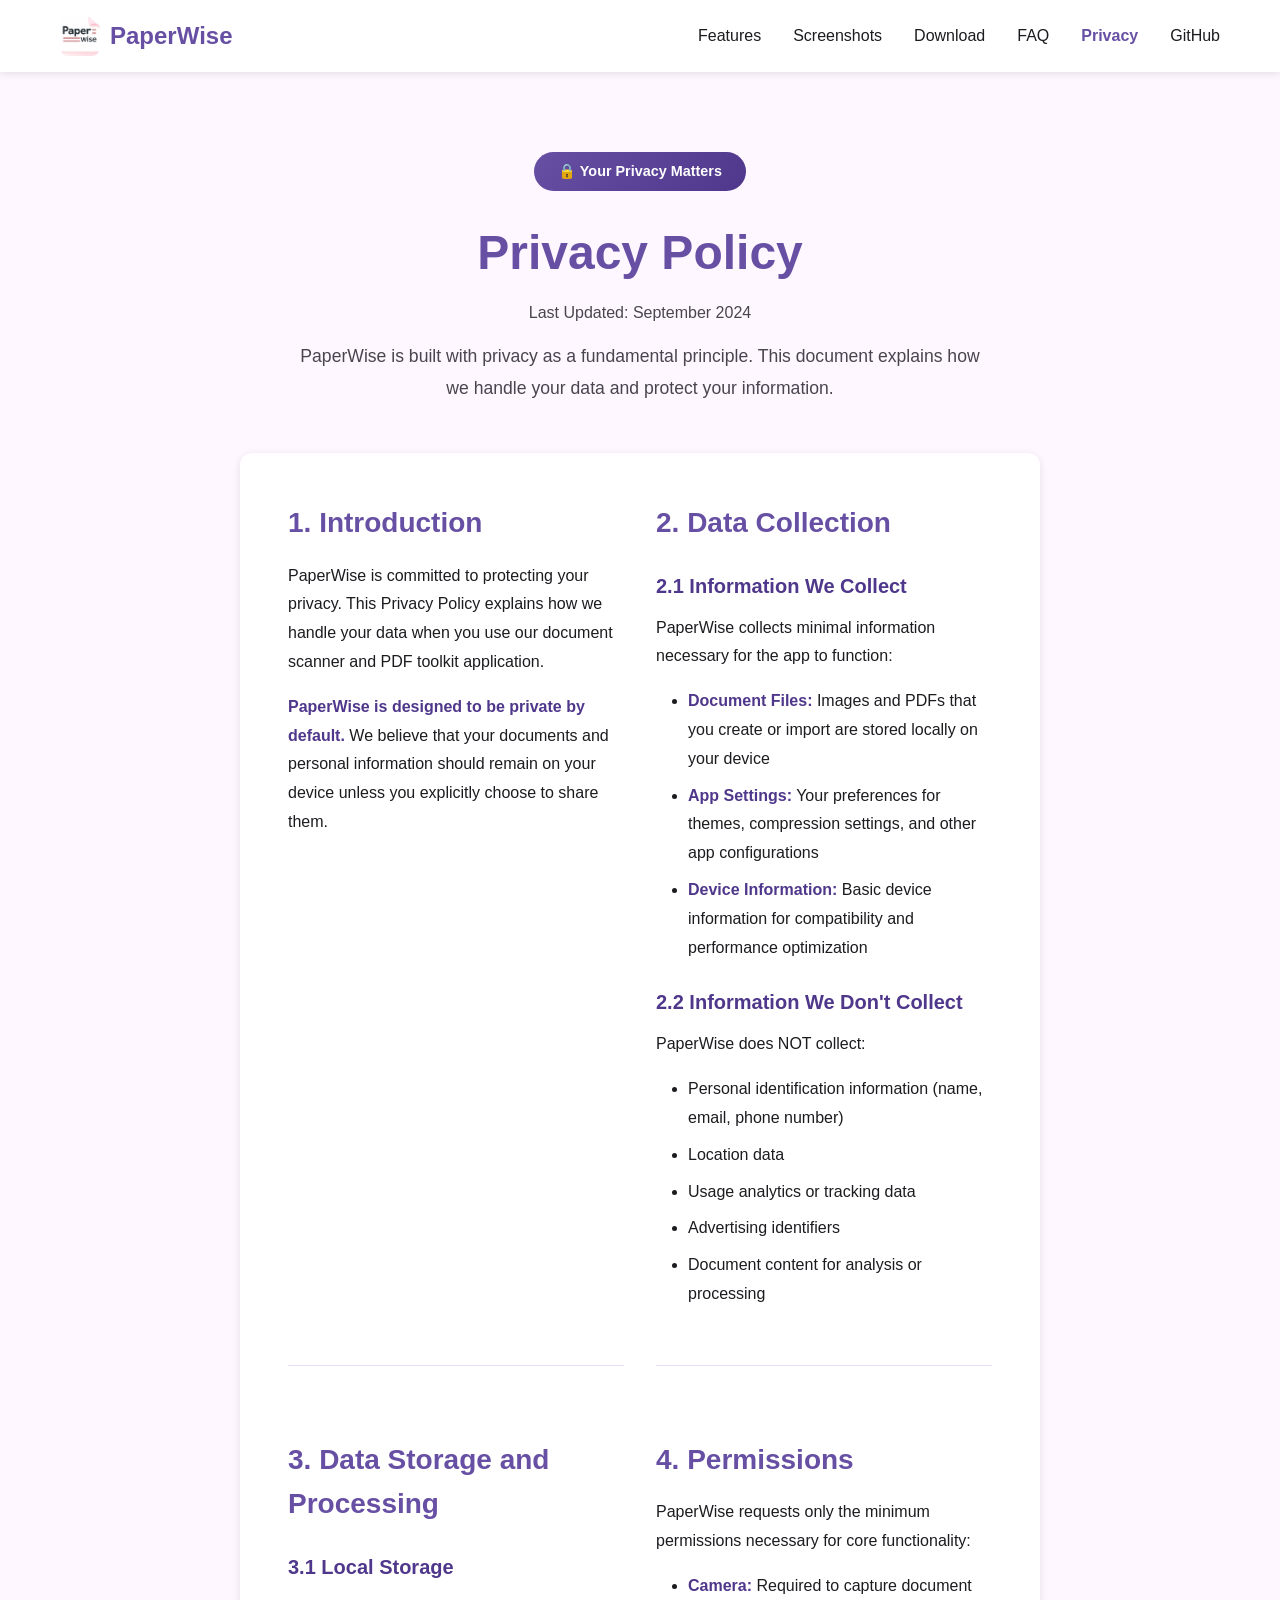
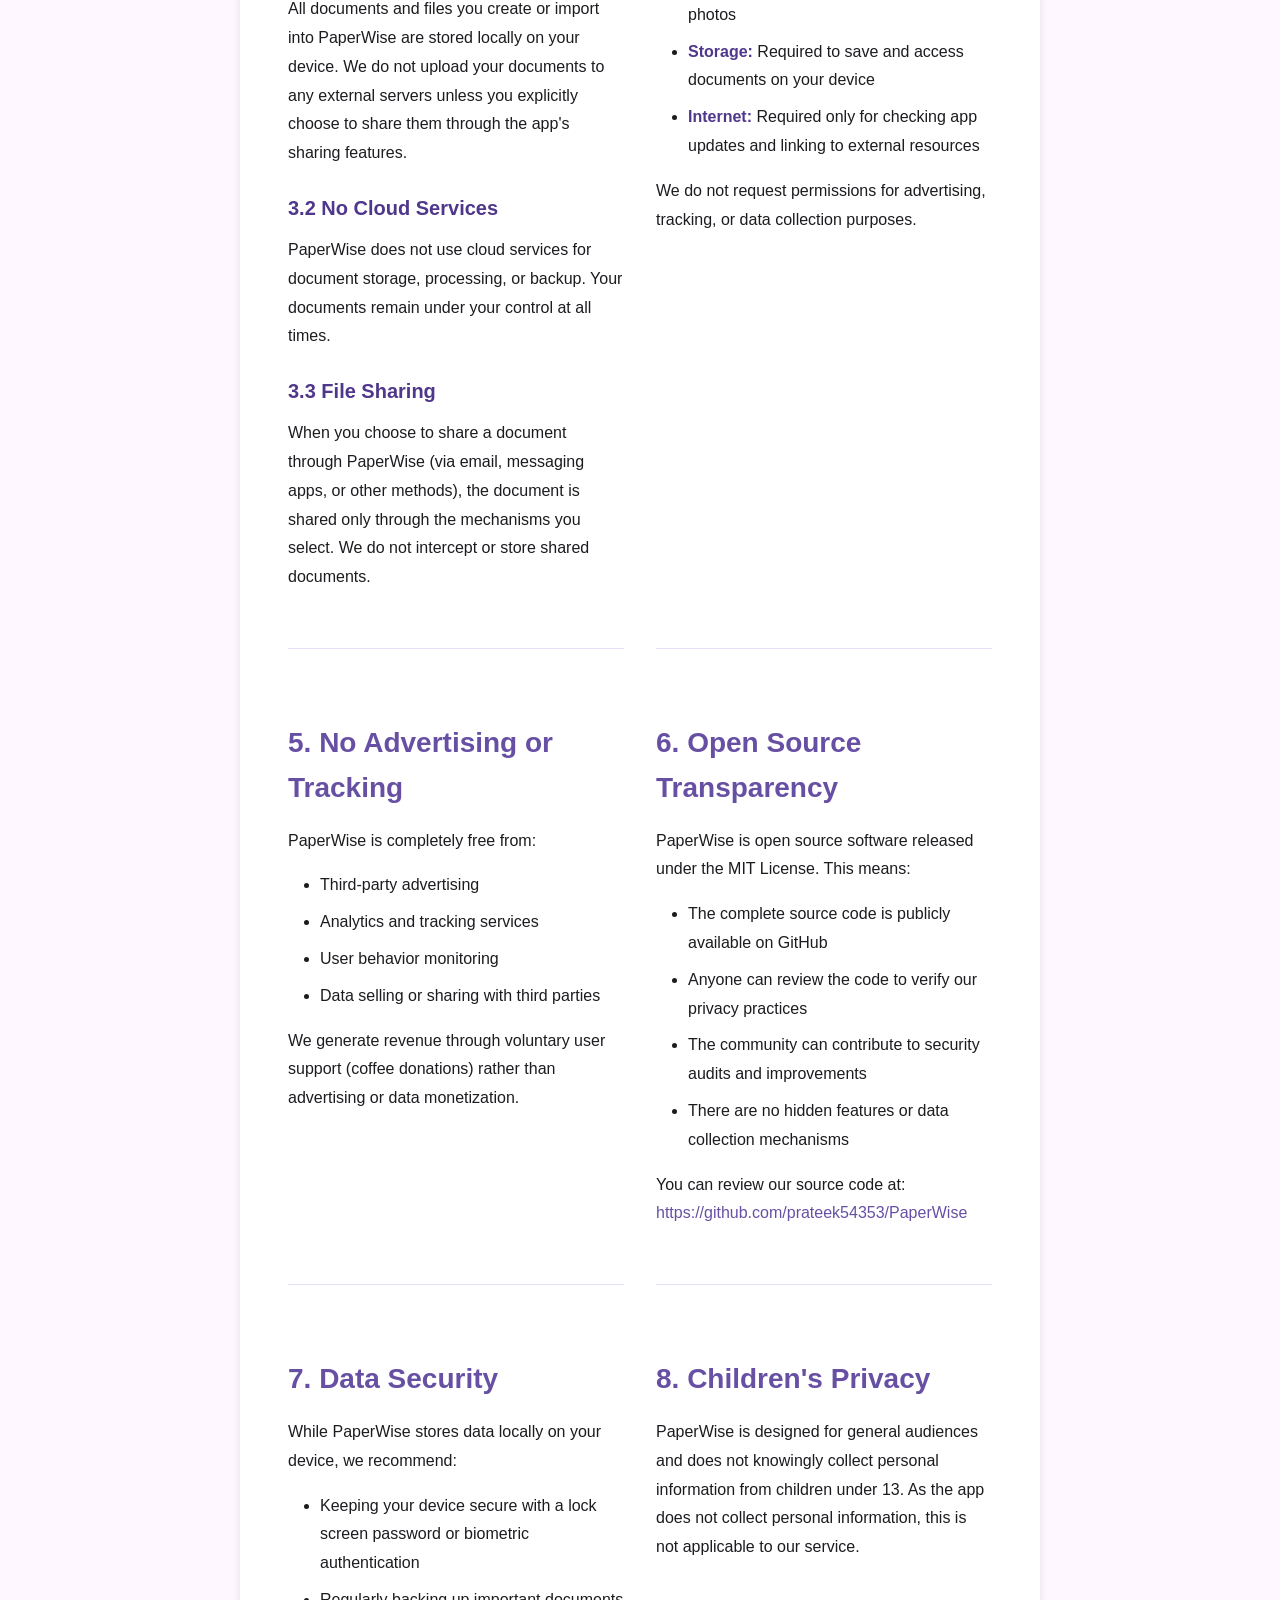
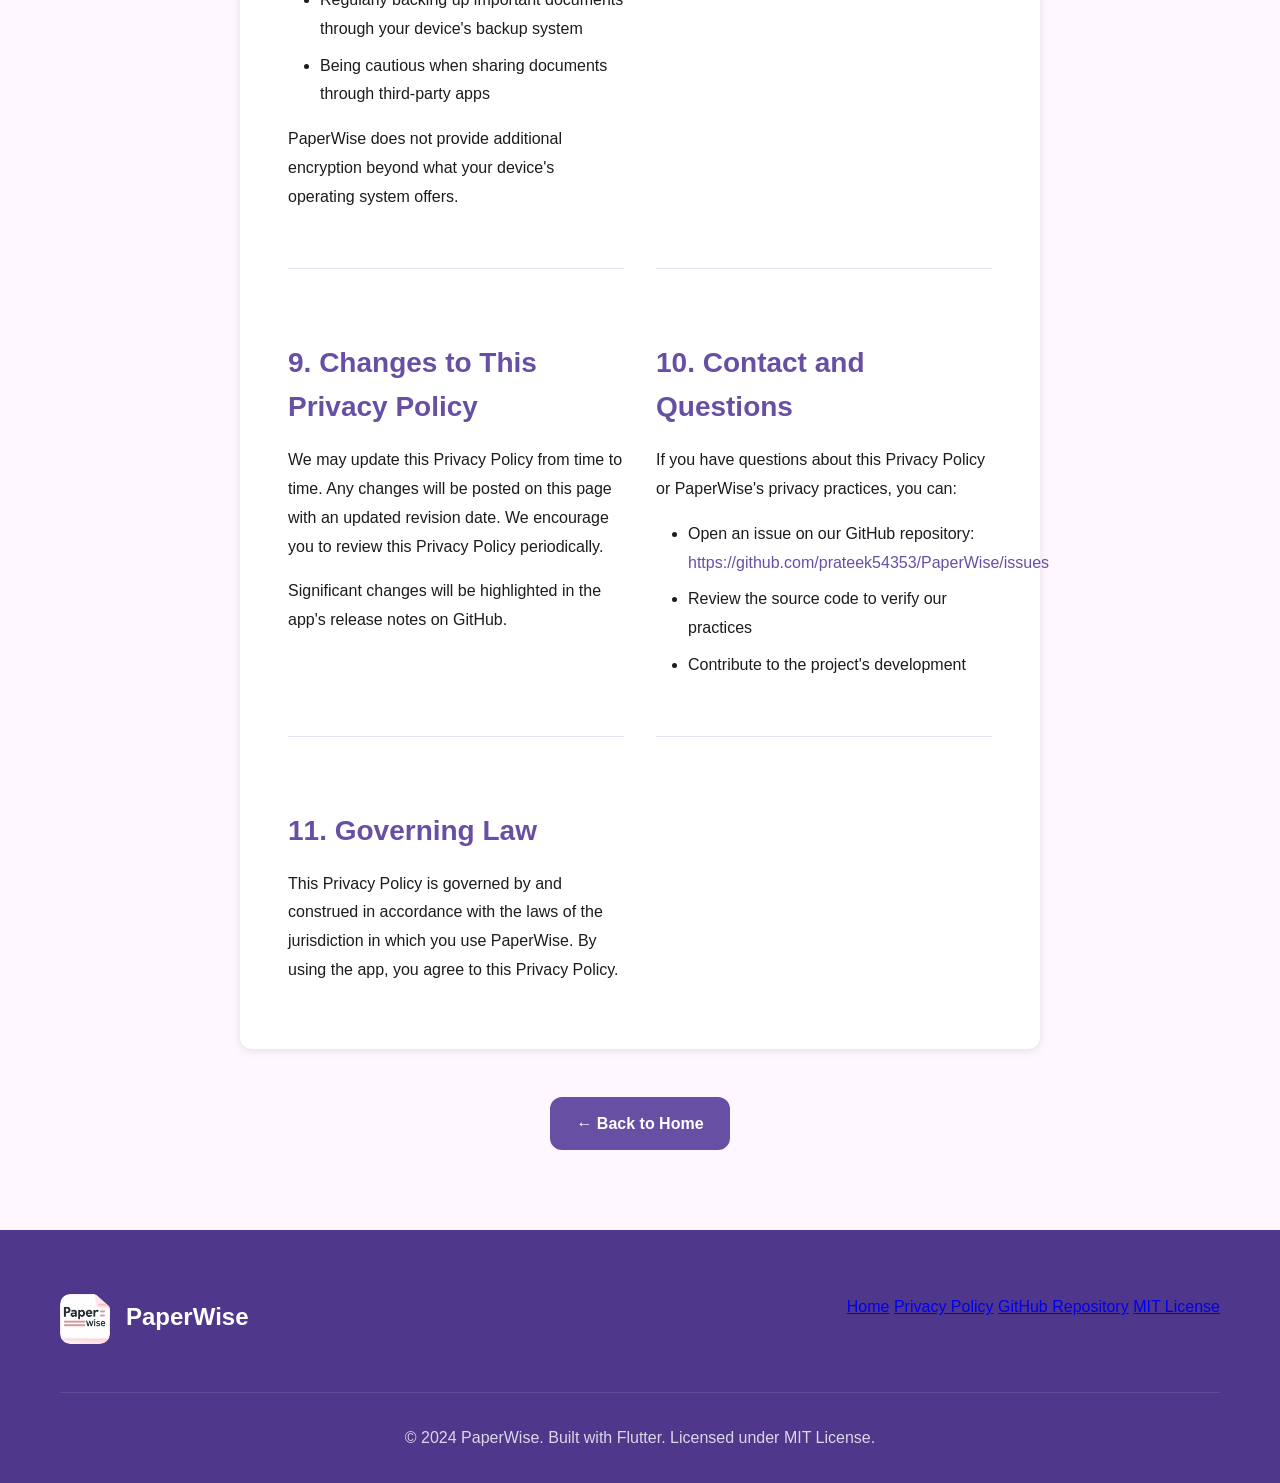
<file: website/privacy.html>
<!DOCTYPE html>
<html lang="en">
<head>
    <meta charset="UTF-8">
    <meta name="viewport" content="width=device-width, initial-scale=1.0">
    <meta name="description" content="Privacy Policy for PaperWise - Open Source Document Scanner & PDF Toolkit">
    <title>Privacy Policy - PaperWise</title>
    <link rel="stylesheet" href="css/style.css">
    <script src="js/main.js" defer></script>
    <script src="js/github-api.js" defer></script>
</head>
<body>
    <!-- Navigation -->
    <nav class="navbar">
        <div class="container">
            <div class="nav-brand">
                <a href="index.html" style="display: flex; align-items: center; gap: 10px; text-decoration: none;">
                    <img src="images/icon.png" alt="PaperWise Logo" class="nav-logo">
                    <span class="nav-title">PaperWise</span>
                </a>
            </div>
            <button class="mobile-menu-toggle" aria-label="Toggle menu">
                <span></span>
                <span></span>
                <span></span>
            </button>
            <ul class="nav-menu">
                <li><a href="index.html#features">Features</a></li>
                <li><a href="index.html#screenshots">Screenshots</a></li>
                <li><a href="index.html#download">Download</a></li>
                <li><a href="index.html#faq">FAQ</a></li>
                <li><a href="privacy.html" class="active">Privacy</a></li>
                <li><a href="https://github.com/prateek54353/PaperWise" target="_blank">GitHub</a></li>
            </ul>
        </div>
    </nav>

    <!-- Privacy Policy Section -->
    <section class="privacy-policy">
        <div class="container">
            <div class="privacy-header">
                <div class="privacy-badge">
                    <span class="badge-text">🔒 Your Privacy Matters</span>
                </div>
                <h1>Privacy Policy</h1>
                <p class="last-updated">Last Updated: September 2024</p>
                <p class="privacy-intro">PaperWise is built with privacy as a fundamental principle. This document explains how we handle your data and protect your information.</p>
            </div>

            <div class="privacy-content">
                <div class="privacy-section">
                    <h2>1. Introduction</h2>
                    <p>PaperWise is committed to protecting your privacy. This Privacy Policy explains how we handle your data when you use our document scanner and PDF toolkit application.</p>
                    <p><strong>PaperWise is designed to be private by default.</strong> We believe that your documents and personal information should remain on your device unless you explicitly choose to share them.</p>
                </div>

                <div class="privacy-section">
                    <h2>2. Data Collection</h2>
                    <h3>2.1 Information We Collect</h3>
                    <p>PaperWise collects minimal information necessary for the app to function:</p>
                    <ul>
                        <li><strong>Document Files:</strong> Images and PDFs that you create or import are stored locally on your device</li>
                        <li><strong>App Settings:</strong> Your preferences for themes, compression settings, and other app configurations</li>
                        <li><strong>Device Information:</strong> Basic device information for compatibility and performance optimization</li>
                    </ul>

                    <h3>2.2 Information We Don't Collect</h3>
                    <p>PaperWise does NOT collect:</p>
                    <ul>
                        <li>Personal identification information (name, email, phone number)</li>
                        <li>Location data</li>
                        <li>Usage analytics or tracking data</li>
                        <li>Advertising identifiers</li>
                        <li>Document content for analysis or processing</li>
                    </ul>
                </div>

                <div class="privacy-section">
                    <h2>3. Data Storage and Processing</h2>
                    <h3>3.1 Local Storage</h3>
                    <p>All documents and files you create or import into PaperWise are stored locally on your device. We do not upload your documents to any external servers unless you explicitly choose to share them through the app's sharing features.</p>

                    <h3>3.2 No Cloud Services</h3>
                    <p>PaperWise does not use cloud services for document storage, processing, or backup. Your documents remain under your control at all times.</p>

                    <h3>3.3 File Sharing</h3>
                    <p>When you choose to share a document through PaperWise (via email, messaging apps, or other methods), the document is shared only through the mechanisms you select. We do not intercept or store shared documents.</p>
                </div>

                <div class="privacy-section">
                    <h2>4. Permissions</h2>
                    <p>PaperWise requests only the minimum permissions necessary for core functionality:</p>
                    <ul>
                        <li><strong>Camera:</strong> Required to capture document photos</li>
                        <li><strong>Storage:</strong> Required to save and access documents on your device</li>
                        <li><strong>Internet:</strong> Required only for checking app updates and linking to external resources</li>
                    </ul>
                    <p>We do not request permissions for advertising, tracking, or data collection purposes.</p>
                </div>

                <div class="privacy-section">
                    <h2>5. No Advertising or Tracking</h2>
                    <p>PaperWise is completely free from:</p>
                    <ul>
                        <li>Third-party advertising</li>
                        <li>Analytics and tracking services</li>
                        <li>User behavior monitoring</li>
                        <li>Data selling or sharing with third parties</li>
                    </ul>
                    <p>We generate revenue through voluntary user support (coffee donations) rather than advertising or data monetization.</p>
                </div>

                <div class="privacy-section">
                    <h2>6. Open Source Transparency</h2>
                    <p>PaperWise is open source software released under the MIT License. This means:</p>
                    <ul>
                        <li>The complete source code is publicly available on GitHub</li>
                        <li>Anyone can review the code to verify our privacy practices</li>
                        <li>The community can contribute to security audits and improvements</li>
                        <li>There are no hidden features or data collection mechanisms</li>
                    </ul>
                    <p>You can review our source code at: <a href="https://github.com/prateek54353/PaperWise" target="_blank">https://github.com/prateek54353/PaperWise</a></p>
                </div>

                <div class="privacy-section">
                    <h2>7. Data Security</h2>
                    <p>While PaperWise stores data locally on your device, we recommend:</p>
                    <ul>
                        <li>Keeping your device secure with a lock screen password or biometric authentication</li>
                        <li>Regularly backing up important documents through your device's backup system</li>
                        <li>Being cautious when sharing documents through third-party apps</li>
                    </ul>
                    <p>PaperWise does not provide additional encryption beyond what your device's operating system offers.</p>
                </div>

                <div class="privacy-section">
                    <h2>8. Children's Privacy</h2>
                    <p>PaperWise is designed for general audiences and does not knowingly collect personal information from children under 13. As the app does not collect personal information, this is not applicable to our service.</p>
                </div>

                <div class="privacy-section">
                    <h2>9. Changes to This Privacy Policy</h2>
                    <p>We may update this Privacy Policy from time to time. Any changes will be posted on this page with an updated revision date. We encourage you to review this Privacy Policy periodically.</p>
                    <p>Significant changes will be highlighted in the app's release notes on GitHub.</p>
                </div>

                <div class="privacy-section">
                    <h2>10. Contact and Questions</h2>
                    <p>If you have questions about this Privacy Policy or PaperWise's privacy practices, you can:</p>
                    <ul>
                        <li>Open an issue on our GitHub repository: <a href="https://github.com/prateek54353/PaperWise/issues" target="_blank">https://github.com/prateek54353/PaperWise/issues</a></li>
                        <li>Review the source code to verify our practices</li>
                        <li>Contribute to the project's development</li>
                    </ul>
                </div>

                <div class="privacy-section">
                    <h2>11. Governing Law</h2>
                    <p>This Privacy Policy is governed by and construed in accordance with the laws of the jurisdiction in which you use PaperWise. By using the app, you agree to this Privacy Policy.</p>
                </div>
            </div>

            <div class="privacy-footer">
                <a href="index.html" class="btn btn-secondary light">← Back to Home</a>
            </div>
        </div>
    </section>

    <!-- Footer -->
    <footer class="footer">
        <div class="container">
            <div class="footer-content">
                <div class="footer-brand">
                    <img src="images/icon.png" alt="PaperWise Logo" class="footer-logo">
                    <span class="footer-title">PaperWise</span>
                </div>
                <div class="footer-links">
                    <a href="index.html">Home</a>
                    <a href="privacy.html">Privacy Policy</a>
                    <a href="https://github.com/prateek54353/PaperWise" target="_blank">GitHub Repository</a>
                    <a href="https://github.com/prateek54353/PaperWise/blob/main/LICENSE" target="_blank">MIT License</a>
                </div>
            </div>
            <div class="footer-bottom">
                <p>&copy; 2024 PaperWise. Built with Flutter. Licensed under MIT License.</p>
            </div>
        </div>
    </footer>
</body>
</html>
</file>
<file: website/css/style.css>
/* Reset and Base Styles */
* {
    margin: 0;
    padding: 0;
    box-sizing: border-box;
}

:root {
    --primary-color: #6750A4;
    --primary-dark: #4F378B;
    --secondary-color: #E8DEF8;
    --text-primary: #1C1B1F;
    --text-secondary: #49454F;
    --background: #FEF7FF;
    --surface: #FFFFFF;
    --error: #B3261E;
    --success: #386A20;
    --border-radius: 12px;
    --shadow: 0 2px 8px rgba(0, 0, 0, 0.1);
    --shadow-lg: 0 4px 16px rgba(0, 0, 0, 0.15);
}

html {
    scroll-behavior: smooth;
}

body {
    font-family: 'Segoe UI', 'Roboto', 'Helvetica Neue', Arial, sans-serif;
    line-height: 1.6;
    color: var(--text-primary);
    background-color: var(--background);
    -webkit-font-smoothing: antialiased;
    -moz-osx-font-smoothing: grayscale;
}

.container {
    max-width: 1200px;
    margin: 0 auto;
    padding: 0 20px;
}

/* Navigation */
.navbar {
    background-color: var(--surface);
    box-shadow: var(--shadow);
    position: sticky;
    top: 0;
    z-index: 1000;
    padding: 1rem 0;
}

.navbar .container {
    display: flex;
    justify-content: space-between;
    align-items: center;
}

.nav-brand {
    display: flex;
    align-items: center;
    gap: 10px;
}

.nav-logo {
    width: 40px;
    height: 40px;
    border-radius: 8px;
}

.nav-title {
    font-size: 1.5rem;
    font-weight: 700;
    color: var(--primary-color);
}

.mobile-menu-toggle {
    display: none;
    flex-direction: column;
    gap: 5px;
    background: none;
    border: none;
    cursor: pointer;
    padding: 5px;
}

.mobile-menu-toggle span {
    width: 25px;
    height: 3px;
    background-color: var(--primary-color);
    border-radius: 3px;
    transition: all 0.3s ease;
}

.mobile-menu-toggle.active span:nth-child(1) {
    transform: rotate(45deg) translate(5px, 5px);
}

.mobile-menu-toggle.active span:nth-child(2) {
    opacity: 0;
}

.mobile-menu-toggle.active span:nth-child(3) {
    transform: rotate(-45deg) translate(5px, -5px);
}

.nav-menu {
    display: flex;
    list-style: none;
    gap: 2rem;
}

.nav-menu a {
    text-decoration: none;
    color: var(--text-primary);
    font-weight: 500;
    transition: color 0.3s ease;
}

.nav-menu a:hover {
    color: var(--primary-color);
}

.nav-menu a.active {
    color: var(--primary-color);
    font-weight: 600;
}

/* Hero Section */
.hero {
    background: linear-gradient(135deg, var(--primary-color) 0%, var(--primary-dark) 100%);
    color: white;
    padding: 6rem 0;
    text-align: center;
    position: relative;
    overflow: hidden;
}

.hero::before {
    content: '';
    position: absolute;
    top: 0;
    left: 0;
    right: 0;
    bottom: 0;
    background: radial-gradient(circle at 20% 50%, rgba(255,255,255,0.1) 0%, transparent 50%);
    pointer-events: none;
}

.hero-content {
    display: flex;
    flex-direction: column;
    align-items: center;
    gap: 1.5rem;
    position: relative;
    z-index: 1;
}

.hero-badge {
    background: rgba(255, 255, 255, 0.2);
    backdrop-filter: blur(10px);
    padding: 0.5rem 1rem;
    border-radius: 20px;
    margin-bottom: 1rem;
    animation: fadeInDown 0.8s ease-out;
}

.badge-text {
    font-size: 0.9rem;
    font-weight: 600;
}

.hero-logo {
    width: 120px;
    height: 120px;
    border-radius: 20px;
    box-shadow: var(--shadow-lg);
    animation: fadeInUp 0.8s ease-out 0.2s backwards;
}

.hero-title {
    font-size: 3rem;
    font-weight: 700;
    margin: 0;
    animation: fadeInUp 0.8s ease-out 0.4s backwards;
}

.hero-subtitle {
    font-size: 1.25rem;
    opacity: 0.9;
    max-width: 600px;
    animation: fadeInUp 0.8s ease-out 0.6s backwards;
}

.hero-description {
    max-width: 700px;
    margin: 0 auto;
    animation: fadeInUp 0.8s ease-out 0.8s backwards;
}

.hero-description p {
    font-size: 1.1rem;
    opacity: 0.95;
    line-height: 1.8;
}

.hero-stats {
    display: flex;
    gap: 3rem;
    margin: 2rem 0;
    animation: fadeInUp 0.8s ease-out 1s backwards;
}

.stat-item {
    text-align: center;
}

.stat-number {
    font-size: 2rem;
    font-weight: 700;
    margin-bottom: 0.25rem;
}

.stat-label {
    font-size: 0.9rem;
    opacity: 0.8;
}

.hero-buttons {
    display: flex;
    gap: 1rem;
    flex-wrap: wrap;
    justify-content: center;
    animation: fadeInUp 0.8s ease-out 1.2s backwards;
}

.btn {
    padding: 0.75rem 1.5rem;
    border-radius: var(--border-radius);
    text-decoration: none;
    font-weight: 600;
    transition: transform 0.2s ease, box-shadow 0.2s ease;
    display: inline-flex;
    align-items: center;
    gap: 0.5rem;
}

.btn:hover {
    transform: translateY(-2px);
    box-shadow: var(--shadow-lg);
}

.btn-primary {
    background-color: white;
    color: var(--primary-color);
}

.btn-secondary {
    background-color: rgba(255, 255, 255, 0.1);
    color: white;
    border: 2px solid white;
}

.btn-secondary:hover {
    background-color: rgba(255, 255, 255, 0.2);
}

.btn-secondary.light {
    background-color: var(--primary-color);
    color: white;
    border: 2px solid var(--primary-color);
}

.btn-secondary.light:hover {
    background-color: var(--primary-dark);
    border-color: var(--primary-dark);
}

/* Features Section */
.features {
    padding: 5rem 0;
    background-color: var(--surface);
}

.section-title {
    text-align: center;
    font-size: 2.5rem;
    margin-bottom: 0.5rem;
    color: var(--primary-color);
}

.features-grid {
    display: grid;
    grid-template-columns: repeat(auto-fit, minmax(300px, 1fr));
    gap: 2rem;
}

.feature-card {
    background-color: var(--background);
    padding: 2rem;
    border-radius: var(--border-radius);
    box-shadow: var(--shadow);
    transition: transform 0.3s ease, box-shadow 0.3s ease;
    display: flex;
    flex-direction: column;
}

.feature-card:hover {
    transform: translateY(-5px);
    box-shadow: var(--shadow-lg);
}

.feature-icon {
    font-size: 3rem;
    margin-bottom: 1rem;
}

.feature-card h3 {
    color: var(--primary-color);
    margin-bottom: 0.75rem;
    font-size: 1.25rem;
}

.feature-card p {
    color: var(--text-secondary);
    line-height: 1.6;
    margin-bottom: 1rem;
    flex-grow: 1;
}

.feature-list {
    list-style: none;
    padding: 0;
    margin-top: 1rem;
}

.feature-list li {
    color: var(--text-secondary);
    font-size: 0.9rem;
    padding: 0.25rem 0;
    padding-left: 1.5rem;
    position: relative;
}

.feature-list li::before {
    content: '✓';
    position: absolute;
    left: 0;
    color: var(--success);
    font-weight: bold;
}

/* Screenshots Section */
.screenshots {
    padding: 5rem 0;
    background-color: var(--background);
}

.screenshots-container {
    display: flex;
    gap: 2rem;
    justify-content: center;
    flex-wrap: wrap;
}

.screenshot-wrapper {
    position: relative;
    border-radius: var(--border-radius);
    overflow: hidden;
    box-shadow: var(--shadow-lg);
    transition: transform 0.3s ease;
}

.screenshot-wrapper:hover {
    transform: scale(1.05);
}

.screenshot {
    max-width: 300px;
    height: auto;
    display: block;
}

.screenshot-caption {
    position: absolute;
    bottom: 0;
    left: 0;
    right: 0;
    background: rgba(0, 0, 0, 0.7);
    color: white;
    padding: 0.75rem;
    text-align: center;
    font-size: 0.9rem;
    backdrop-filter: blur(5px);
}

/* Download Section */
.download {
    padding: 5rem 0;
    background-color: var(--surface);
    text-align: center;
}

.download-options {
    display: flex;
    flex-direction: column;
    gap: 2rem;
    max-width: 800px;
    margin: 0 auto;
}

.download-primary {
    position: relative;
}

.download-recommended {
    position: absolute;
    top: -12px;
    left: 50%;
    transform: translateX(-50%);
    z-index: 10;
}

.recommended-badge {
    background: linear-gradient(135deg, var(--primary-color), var(--primary-dark));
    color: white;
    padding: 0.5rem 1.5rem;
    border-radius: 20px;
    font-size: 0.85rem;
    font-weight: 600;
    box-shadow: var(--shadow);
}

.download-card {
    background-color: var(--background);
    padding: 2.5rem;
    border-radius: var(--border-radius);
    box-shadow: var(--shadow);
    text-decoration: none;
    color: var(--text-primary);
    transition: transform 0.3s ease, box-shadow 0.3s ease;
    display: block;
}

.download-card.featured {
    border: 2px solid var(--primary-color);
    background: linear-gradient(135deg, var(--background), var(--secondary-color));
}

.download-card:hover {
    transform: translateY(-5px);
    box-shadow: var(--shadow-lg);
}

.download-icon {
    font-size: 3rem;
    margin-bottom: 1rem;
}

.download-logo {
    width: 60px;
    height: 60px;
    margin: 0 auto 1rem;
    color: var(--primary-color);
}

.download-logo svg {
    width: 100%;
    height: 100%;
}

.download-card h3 {
    color: var(--primary-color);
    margin-bottom: 0.75rem;
    font-size: 1.5rem;
}

.download-card p {
    color: var(--text-secondary);
    margin-bottom: 1.5rem;
    line-height: 1.6;
}

.download-features {
    display: flex;
    gap: 0.75rem;
    flex-wrap: wrap;
    justify-content: center;
}

.feature-tag {
    background-color: var(--secondary-color);
    color: var(--primary-dark);
    padding: 0.4rem 0.8rem;
    border-radius: 15px;
    font-size: 0.85rem;
    font-weight: 500;
}

.version-info {
    margin-top: 3rem;
    padding: 2rem;
    background-color: var(--background);
    border-radius: var(--border-radius);
    box-shadow: var(--shadow);
}

.version-details {
    display: grid;
    grid-template-columns: repeat(auto-fit, minmax(200px, 1fr));
    gap: 1.5rem;
    text-align: left;
}

.version-item {
    display: flex;
    flex-direction: column;
}

.version-label {
    color: var(--text-secondary);
    font-size: 0.9rem;
    margin-bottom: 0.25rem;
}

.version-value {
    color: var(--primary-color);
    font-weight: 600;
    font-size: 1.1rem;
}

.version-value.loading {
    opacity: 0.6;
    font-style: italic;
}

/* Privacy Section */
.privacy {
    padding: 5rem 0;
    background-color: var(--background);
}

.privacy-content {
    display: grid;
    grid-template-columns: repeat(auto-fit, minmax(250px, 1fr));
    gap: 2rem;
}

.privacy-item {
    text-align: center;
    padding: 2rem;
}

.privacy-icon {
    font-size: 3rem;
    margin-bottom: 1rem;
}

.privacy-item h3 {
    color: var(--primary-color);
    margin-bottom: 0.5rem;
}

.privacy-item p {
    color: var(--text-secondary);
}

/* Privacy Policy Page Styles */
.privacy-policy {
    padding: 5rem 0;
    background-color: var(--background);
    min-height: calc(100vh - 200px);
}

.privacy-header {
    text-align: center;
    margin-bottom: 3rem;
}

.privacy-header h1 {
    font-size: 3rem;
    color: var(--primary-color);
    margin-bottom: 0.5rem;
}

.last-updated {
    color: var(--text-secondary);
    font-size: 1rem;
    margin-bottom: 1rem;
}

.privacy-badge {
    background: linear-gradient(135deg, var(--primary-color), var(--primary-dark));
    color: white;
    padding: 0.5rem 1.5rem;
    border-radius: 20px;
    display: inline-block;
    margin-bottom: 1.5rem;
    font-size: 0.9rem;
    font-weight: 600;
}

.privacy-intro {
    color: var(--text-secondary);
    font-size: 1.1rem;
    max-width: 700px;
    margin: 0 auto 2rem;
    line-height: 1.8;
}

.privacy-policy .privacy-content {
    max-width: 800px;
    margin: 0 auto;
    background-color: var(--surface);
    padding: 3rem;
    border-radius: var(--border-radius);
    box-shadow: var(--shadow);
}

.privacy-section {
    margin-bottom: 2.5rem;
    padding-bottom: 2.5rem;
    border-bottom: 1px solid var(--secondary-color);
}

.privacy-section:last-child {
    border-bottom: none;
    margin-bottom: 0;
    padding-bottom: 0;
}

.privacy-section h2 {
    color: var(--primary-color);
    font-size: 1.75rem;
    margin-bottom: 1rem;
}

.privacy-section h3 {
    color: var(--primary-dark);
    font-size: 1.25rem;
    margin: 1.5rem 0 0.75rem 0;
}

.privacy-section p {
    color: var(--text-primary);
    line-height: 1.8;
    margin-bottom: 1rem;
}

.privacy-section ul {
    margin: 1rem 0;
    padding-left: 2rem;
}

.privacy-section li {
    color: var(--text-primary);
    line-height: 1.8;
    margin-bottom: 0.5rem;
}

.privacy-section strong {
    color: var(--primary-dark);
    font-weight: 600;
}

.privacy-section a {
    color: var(--primary-color);
    text-decoration: none;
    transition: color 0.3s ease;
}

.privacy-section a:hover {
    color: var(--primary-dark);
    text-decoration: underline;
}

.privacy-footer {
    text-align: center;
    margin-top: 3rem;
}

/* Testimonials Section */
.testimonials {
    padding: 5rem 0;
    background-color: var(--background);
}

.testimonials-grid {
    display: grid;
    grid-template-columns: repeat(auto-fit, minmax(300px, 1fr));
    gap: 2rem;
}

.testimonial-card {
    background-color: var(--surface);
    padding: 2rem;
    border-radius: var(--border-radius);
    box-shadow: var(--shadow);
    transition: transform 0.3s ease, box-shadow 0.3s ease;
}

.testimonial-card:hover {
    transform: translateY(-5px);
    box-shadow: var(--shadow-lg);
}

.testimonial-content {
    margin-bottom: 1.5rem;
}

.testimonial-content p {
    color: var(--text-primary);
    line-height: 1.8;
    font-style: italic;
}

.testimonial-author {
    display: flex;
    align-items: center;
    gap: 1rem;
}

.author-info {
    display: flex;
    flex-direction: column;
}

.author-name {
    font-weight: 600;
    color: var(--primary-color);
}

.author-role {
    font-size: 0.9rem;
    color: var(--text-secondary);
}

/* FAQ Section */
.faq {
    padding: 5rem 0;
    background-color: var(--surface);
}

.faq-container {
    max-width: 800px;
    margin: 0 auto;
}

.faq-item {
    background-color: var(--background);
    border-radius: var(--border-radius);
    margin-bottom: 1rem;
    box-shadow: var(--shadow);
    overflow: hidden;
}

.faq-question {
    padding: 1.5rem;
    cursor: pointer;
    display: flex;
    justify-content: space-between;
    align-items: center;
    transition: background-color 0.3s ease;
}

.faq-question:hover {
    background-color: var(--secondary-color);
}

.faq-question h3 {
    color: var(--primary-color);
    font-size: 1.1rem;
    margin: 0;
    flex-grow: 1;
}

.faq-toggle {
    color: var(--primary-color);
    font-size: 1.5rem;
    font-weight: bold;
    transition: transform 0.3s ease;
}

.faq-item.active .faq-toggle {
    transform: rotate(45deg);
}

.faq-answer {
    max-height: 0;
    overflow: hidden;
    transition: max-height 0.3s ease, padding 0.3s ease;
}

.faq-item.active .faq-answer {
    max-height: 500px;
    padding: 0 1.5rem 1.5rem;
}

.faq-answer p {
    color: var(--text-secondary);
    line-height: 1.7;
}

/* Version History Section */
.version-history {
    padding: 5rem 0;
    background-color: var(--background);
}

.timeline {
    max-width: 800px;
    margin: 0 auto;
    position: relative;
}

.timeline::before {
    content: '';
    position: absolute;
    left: 20px;
    top: 0;
    bottom: 0;
    width: 2px;
    background: var(--primary-color);
    opacity: 0.3;
}

.timeline-item {
    position: relative;
    padding-left: 60px;
    margin-bottom: 3rem;
}

.timeline-item::before {
    content: '';
    position: absolute;
    left: 12px;
    top: 0;
    width: 18px;
    height: 18px;
    background: var(--primary-color);
    border-radius: 50%;
    border: 3px solid var(--surface);
}

.timeline-version {
    color: var(--primary-color);
    font-weight: 700;
    font-size: 1.25rem;
    margin-bottom: 0.25rem;
}

.timeline-date {
    color: var(--text-secondary);
    font-size: 0.9rem;
    margin-bottom: 1rem;
}

.timeline-content {
    background-color: var(--surface);
    padding: 1.5rem;
    border-radius: var(--border-radius);
    box-shadow: var(--shadow);
}

.timeline-content h3 {
    color: var(--primary-color);
    margin-bottom: 1rem;
    font-size: 1.1rem;
}

.timeline-content ul {
    list-style: none;
    padding: 0;
}

.timeline-content li {
    color: var(--text-secondary);
    padding: 0.5rem 0;
    padding-left: 1.5rem;
    position: relative;
}

.timeline-content li::before {
    content: '•';
    position: absolute;
    left: 0;
    color: var(--primary-color);
    font-weight: bold;
}

.version-history-footer {
    text-align: center;
    margin-top: 2rem;
}

.loading-placeholder {
    text-align: center;
    color: var(--text-secondary);
    font-style: italic;
    padding: 2rem;
    background-color: var(--background);
    border-radius: var(--border-radius);
}

/* Support Section */
.support {
    padding: 5rem 0;
    background-color: var(--surface);
    text-align: center;
}

.support-content {
    max-width: 600px;
    margin: 0 auto;
}

.support-text-extended {
    color: var(--text-secondary);
    line-height: 1.8;
    margin-bottom: 2rem;
}

.support-text-extended p {
    margin-bottom: 1rem;
}

.support-actions {
    display: flex;
    gap: 1rem;
    justify-content: center;
    flex-wrap: wrap;
}

.support-btn {
    display: flex;
    align-items: center;
    gap: 0.5rem;
}

/* Footer */
.footer {
    background-color: var(--primary-dark);
    color: white;
    padding: 4rem 0 2rem;
}

.footer-content {
    display: flex;
    justify-content: space-between;
    align-items: flex-start;
    flex-wrap: wrap;
    gap: 3rem;
    margin-bottom: 3rem;
}

.footer-brand {
    display: flex;
    align-items: center;
    gap: 1rem;
    max-width: 300px;
}

.footer-logo {
    width: 50px;
    height: 50px;
    border-radius: 10px;
}

.footer-brand-text {
    display: flex;
    flex-direction: column;
}

.footer-title {
    font-size: 1.5rem;
    font-weight: 700;
    margin-bottom: 0.25rem;
}

.footer-tagline {
    font-size: 0.9rem;
    opacity: 0.8;
}

.footer-sections {
    display: flex;
    gap: 3rem;
    flex-wrap: wrap;
    flex-grow: 1;
}

.footer-section {
    min-width: 150px;
}

.footer-section h4 {
    font-size: 1.1rem;
    margin-bottom: 1rem;
    color: var(--secondary-color);
}

.footer-section ul {
    list-style: none;
    padding: 0;
}

.footer-section li {
    margin-bottom: 0.5rem;
}

.footer-section a {
    color: white;
    text-decoration: none;
    transition: opacity 0.3s ease;
    font-size: 0.95rem;
}

.footer-section a:hover {
    opacity: 0.8;
}

.footer-bottom {
    text-align: center;
    padding-top: 2rem;
    border-top: 1px solid rgba(255, 255, 255, 0.1);
}

.footer-bottom-content {
    display: flex;
    justify-content: space-between;
    align-items: center;
    flex-wrap: wrap;
    gap: 1rem;
}

.footer-bottom p {
    opacity: 0.8;
    margin: 0;
}

.footer-bottom-links {
    display: flex;
    gap: 1.5rem;
}

.footer-bottom-links a {
    color: white;
    text-decoration: none;
    opacity: 0.8;
    transition: opacity 0.3s ease;
}

.footer-bottom-links a:hover {
    opacity: 1;
}

/* Animations */
@keyframes fadeInUp {
    from {
        opacity: 0;
        transform: translateY(30px);
    }
    to {
        opacity: 1;
        transform: translateY(0);
    }
}

@keyframes fadeInDown {
    from {
        opacity: 0;
        transform: translateY(-30px);
    }
    to {
        opacity: 1;
        transform: translateY(0);
    }
}

@keyframes fadeIn {
    from {
        opacity: 0;
    }
    to {
        opacity: 1;
    }
}

@keyframes slideIn {
    from {
        opacity: 0;
        transform: translateX(-20px);
    }
    to {
        opacity: 1;
        transform: translateX(0);
    }
}

/* Section Headers */
.section-header {
    text-align: center;
    margin-bottom: 3rem;
}

.section-subtitle {
    font-size: 1.25rem;
    color: var(--text-secondary);
    margin-top: 0.5rem;
    max-width: 600px;
    margin-left: auto;
    margin-right: auto;
}

/* Responsive Design */
@media (max-width: 768px) {
    .mobile-menu-toggle {
        display: flex;
    }
    
    .nav-menu {
        position: fixed;
        top: 70px;
        left: 0;
        right: 0;
        background-color: var(--surface);
        flex-direction: column;
        padding: 2rem;
        gap: 1.5rem;
        box-shadow: var(--shadow-lg);
        transform: translateY(-150%);
        transition: transform 0.3s ease;
        z-index: 999;
    }
    
    .nav-menu.active {
        transform: translateY(0);
    }
    
    .hero-title {
        font-size: 2rem;
    }
    
    .hero-subtitle {
        font-size: 1rem;
    }
    
    .hero-stats {
        gap: 2rem;
    }
    
    .stat-number {
        font-size: 1.5rem;
    }
    
    .section-title {
        font-size: 2rem;
    }
    
    .features-grid {
        grid-template-columns: 1fr;
    }
    
    .screenshots-container {
        flex-direction: column;
        align-items: center;
    }
    
    .download-options {
        gap: 1.5rem;
    }
    
    .download-features {
        flex-direction: column;
    }
    
    .version-details {
        grid-template-columns: 1fr;
    }
    
    .testimonials-grid {
        grid-template-columns: 1fr;
    }
    
    .timeline::before {
        left: 10px;
    }
    
    .timeline-item {
        padding-left: 40px;
    }
    
    .timeline-item::before {
        left: 2px;
        width: 16px;
        height: 16px;
    }
    
    .footer-content {
        flex-direction: column;
        text-align: center;
    }
    
    .footer-sections {
        flex-direction: column;
        gap: 2rem;
    }
    
    .footer-bottom-content {
        flex-direction: column;
        gap: 1rem;
    }
    
    .privacy-header h1 {
        font-size: 2rem;
    }
    
    .privacy-intro {
        font-size: 1rem;
    }
    
    .privacy-policy .privacy-content {
        padding: 2rem 1.5rem;
    }
    
    .privacy-section h2 {
        font-size: 1.5rem;
    }
    
    .privacy-section h3 {
        font-size: 1.1rem;
    }
}

@media (max-width: 480px) {
    .hero {
        padding: 4rem 0;
    }
    
    .hero-logo {
        width: 80px;
        height: 80px;
    }
    
    .btn {
        padding: 0.5rem 1rem;
        font-size: 0.9rem;
    }
    
    .container {
        padding: 0 15px;
    }
    
    .privacy-policy {
        padding: 3rem 0;
    }
    
    .privacy-header h1 {
        font-size: 1.75rem;
    }
    
    .privacy-intro {
        font-size: 0.95rem;
    }
    
    .privacy-badge {
        font-size: 0.8rem;
        padding: 0.4rem 1rem;
    }
    
    .privacy-policy .privacy-content {
        padding: 1.5rem 1rem;
    }
    
    .privacy-section {
        margin-bottom: 2rem;
        padding-bottom: 2rem;
    }
    
    .privacy-section h2 {
        font-size: 1.25rem;
    }
    
    .privacy-section h3 {
        font-size: 1rem;
    }
}
</file>
